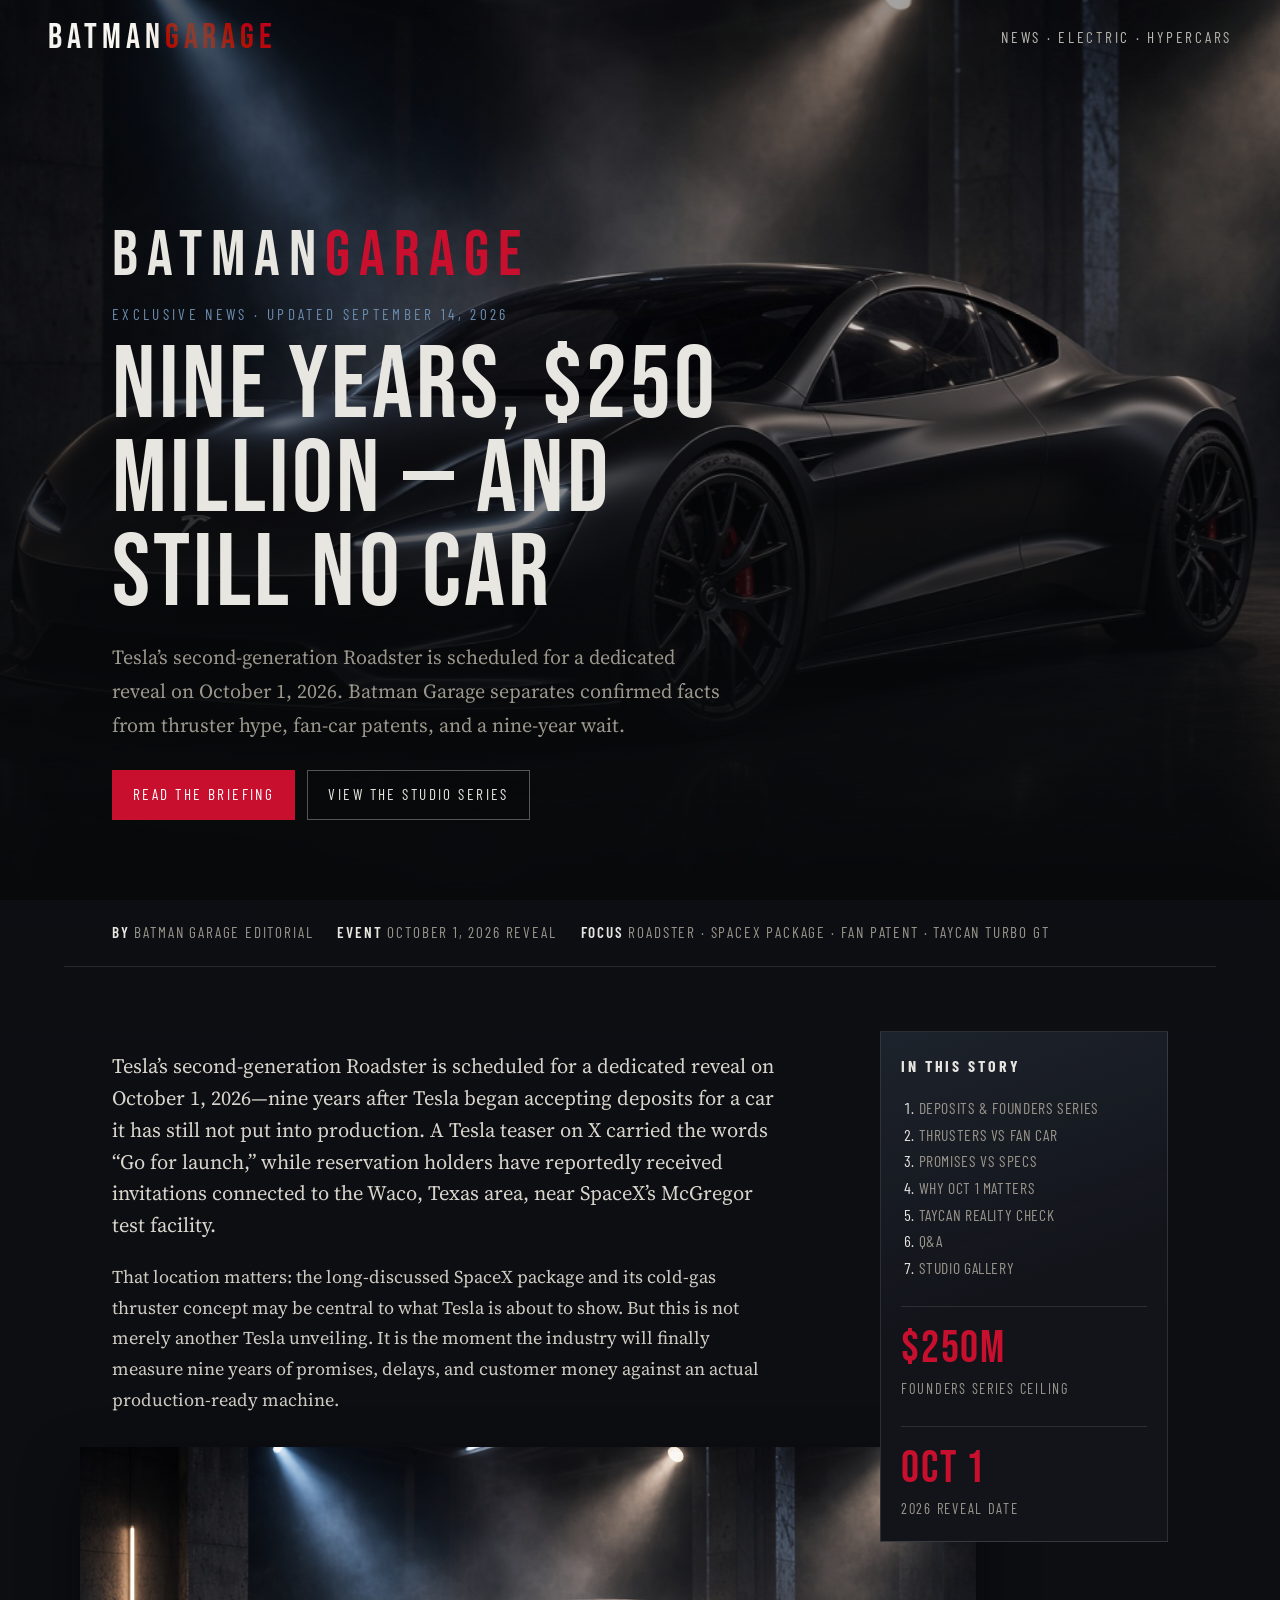
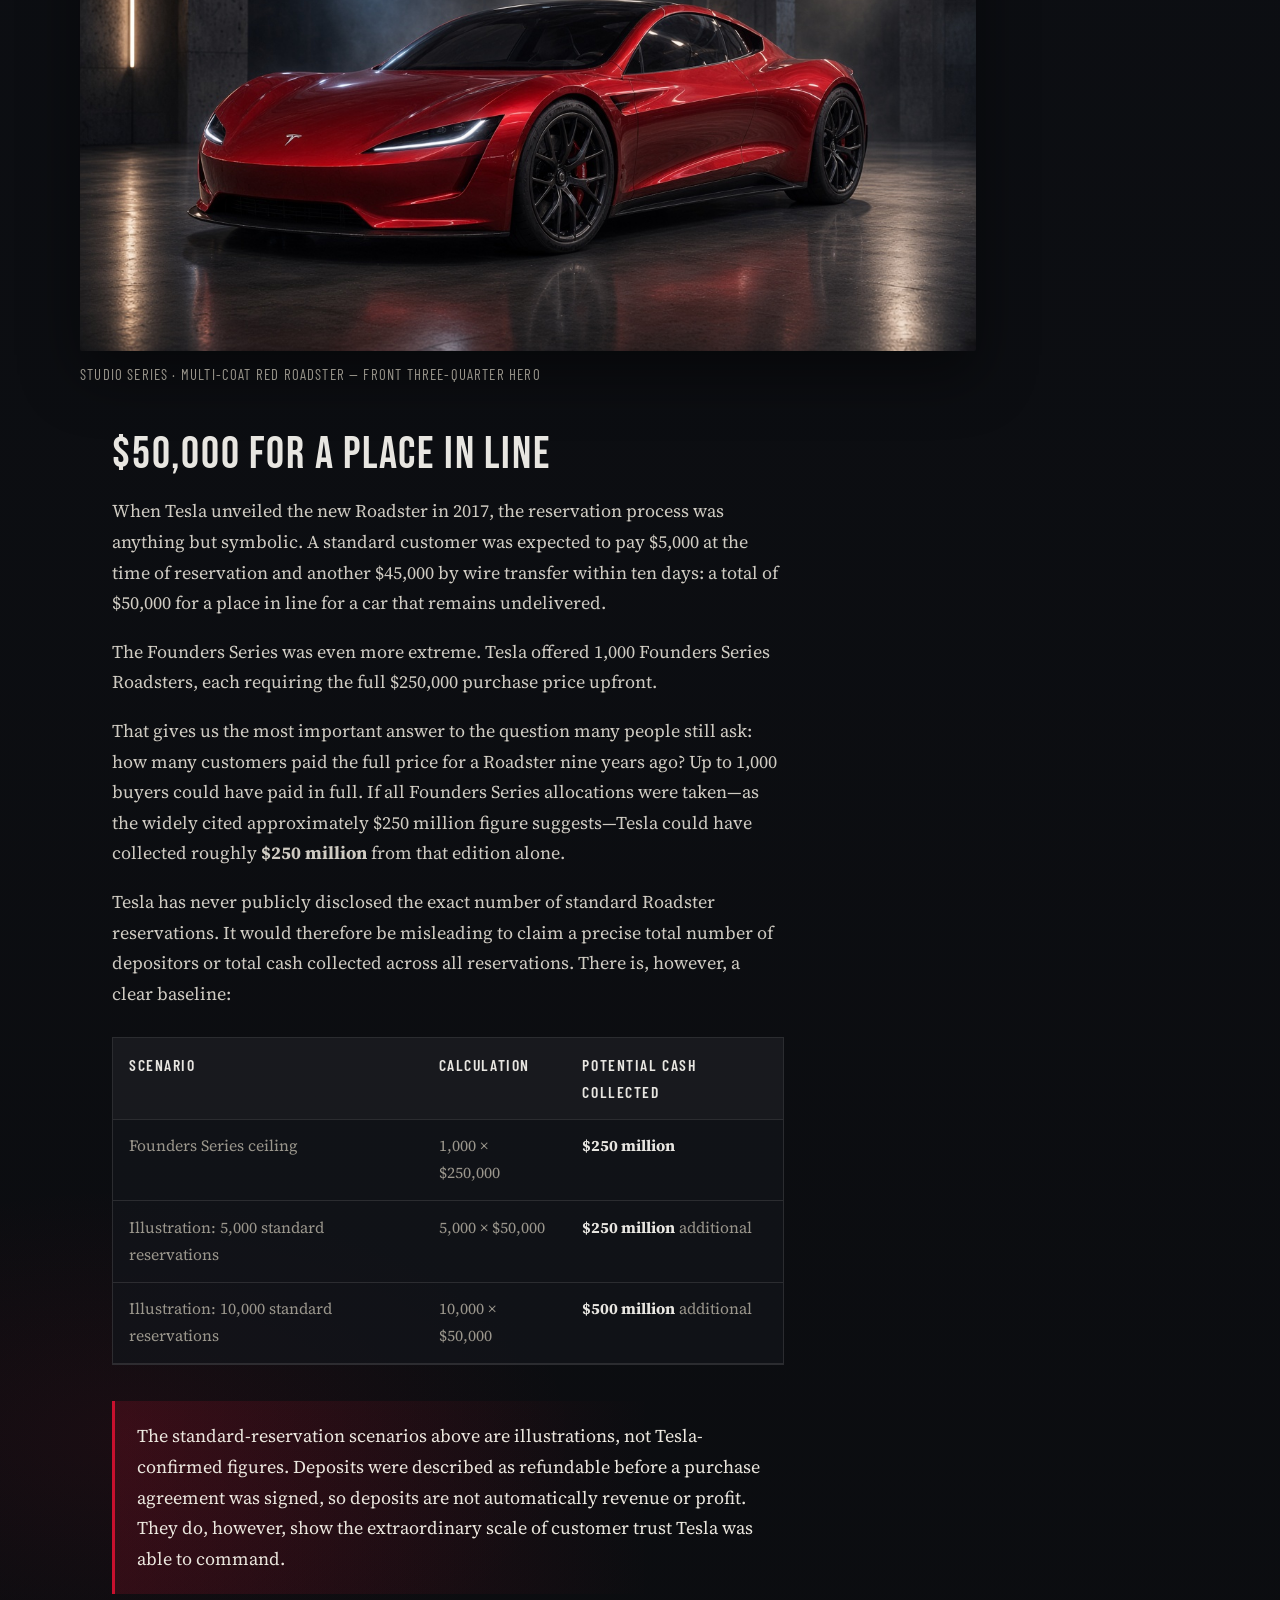
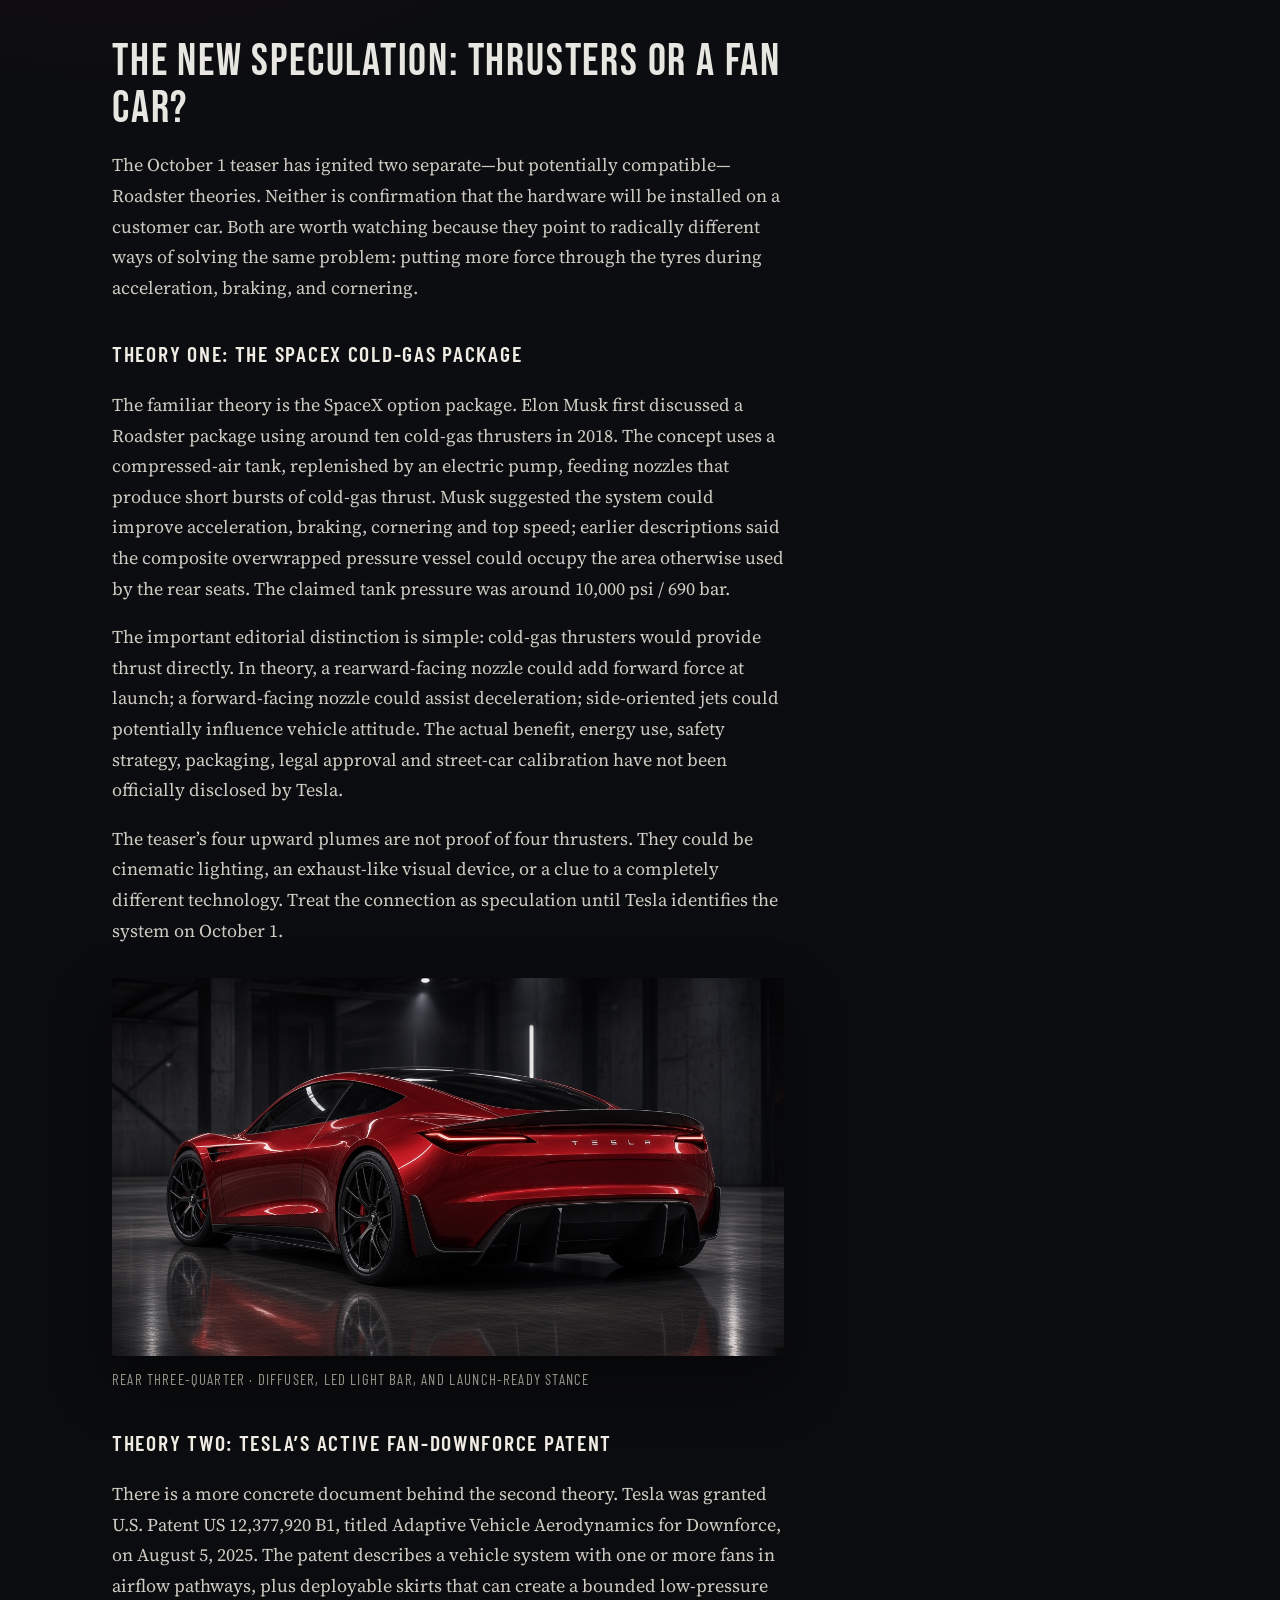
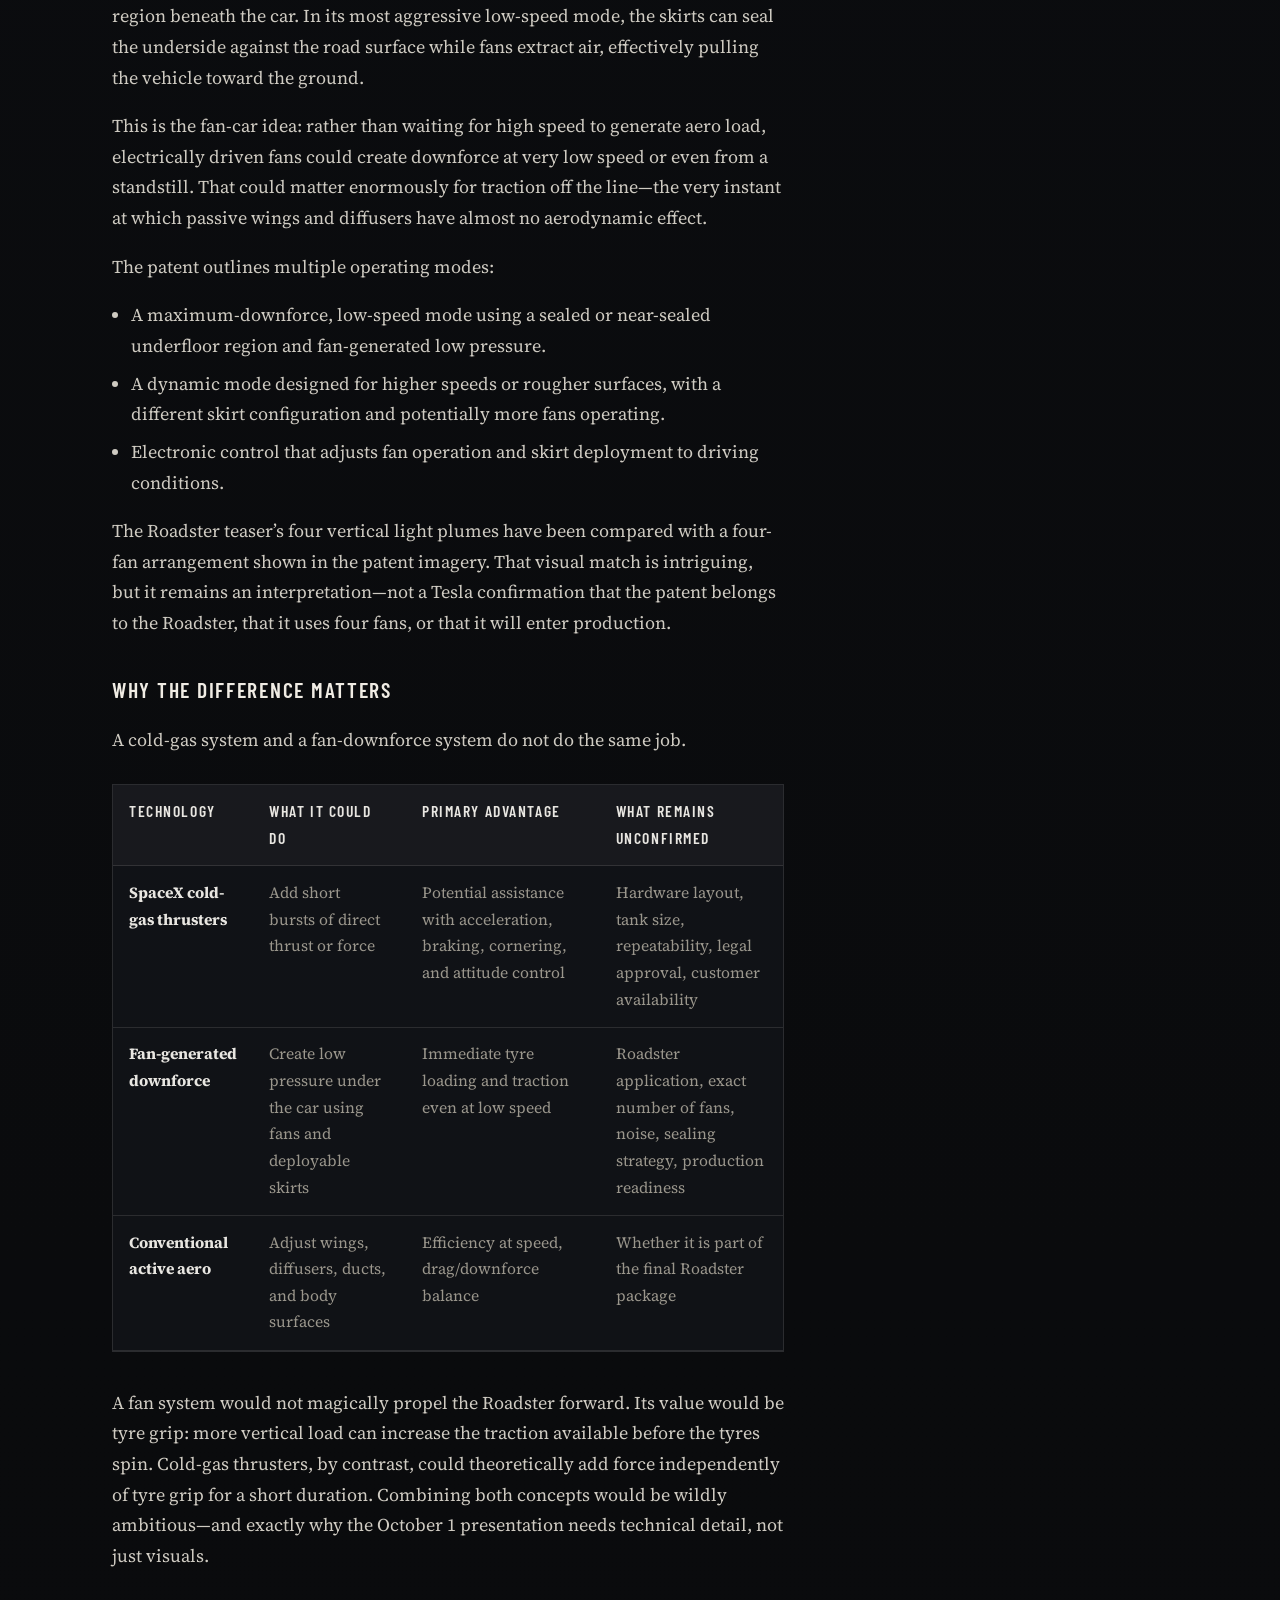
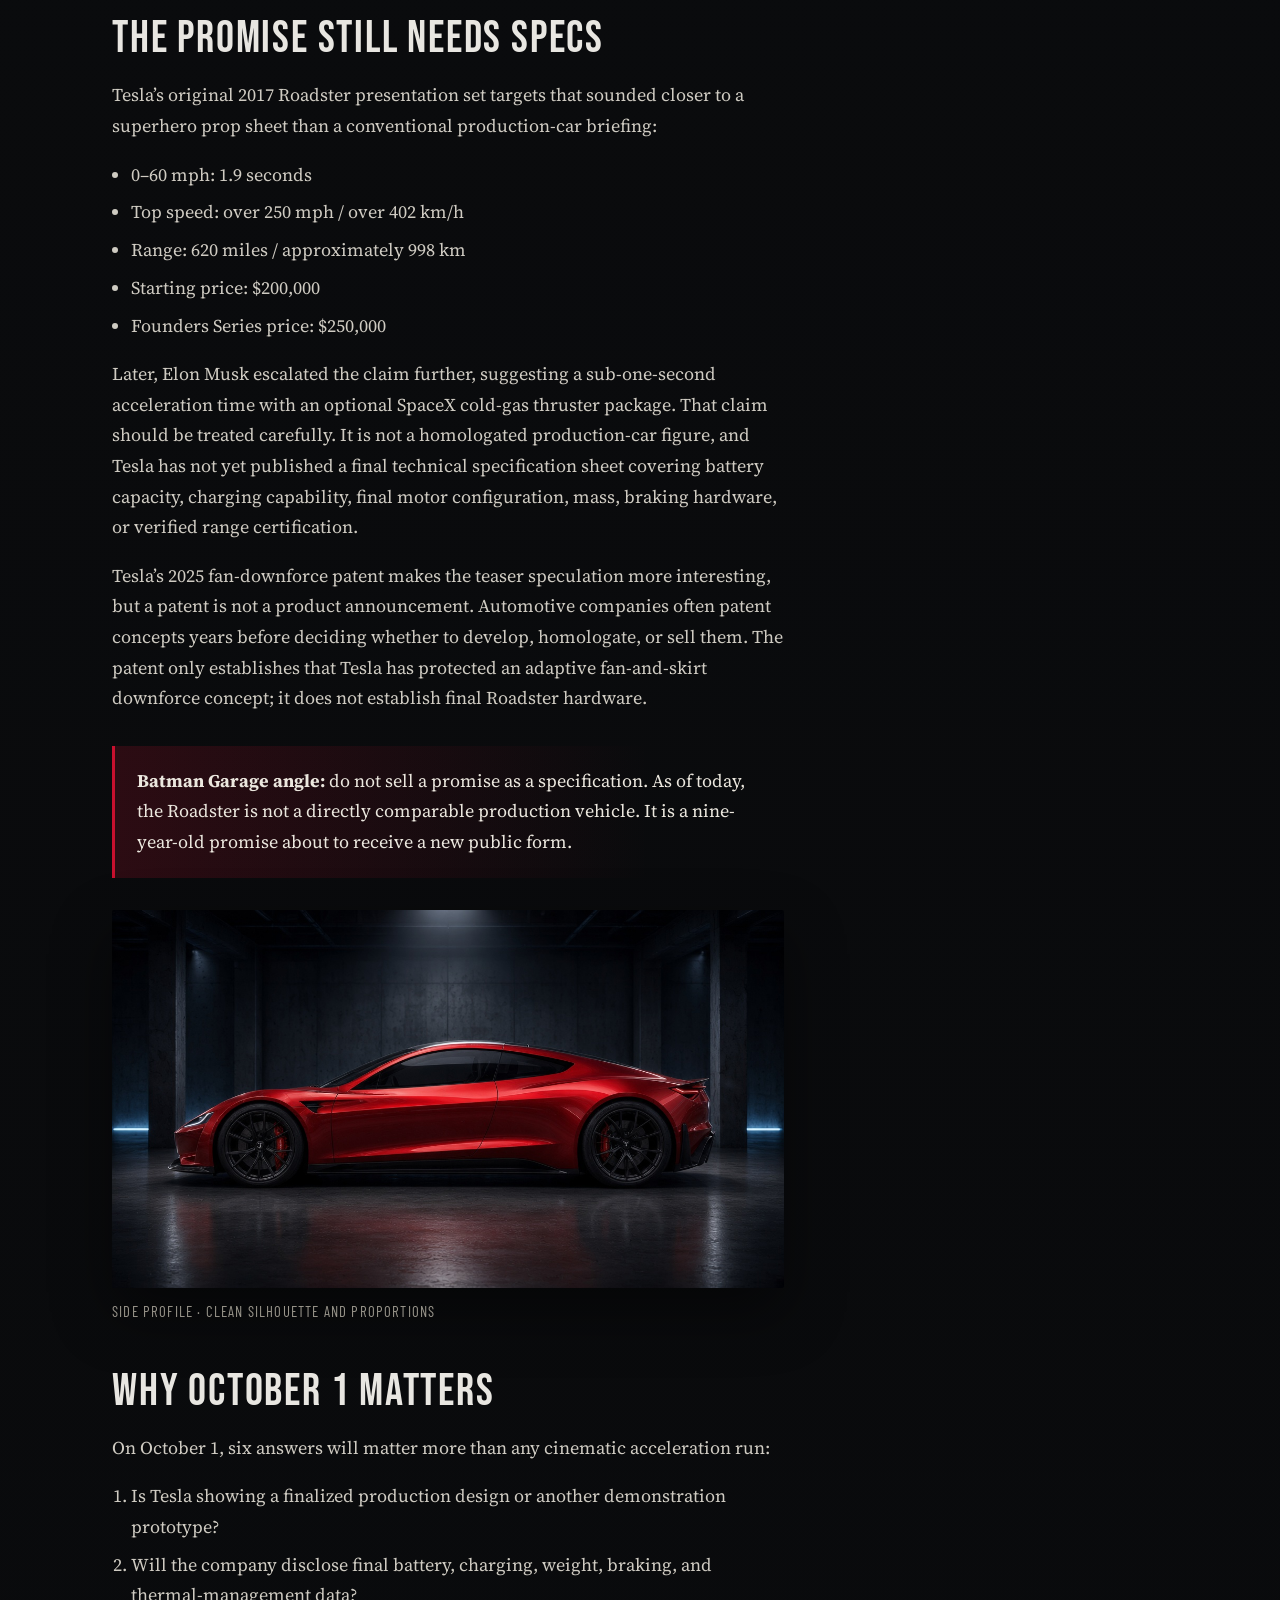
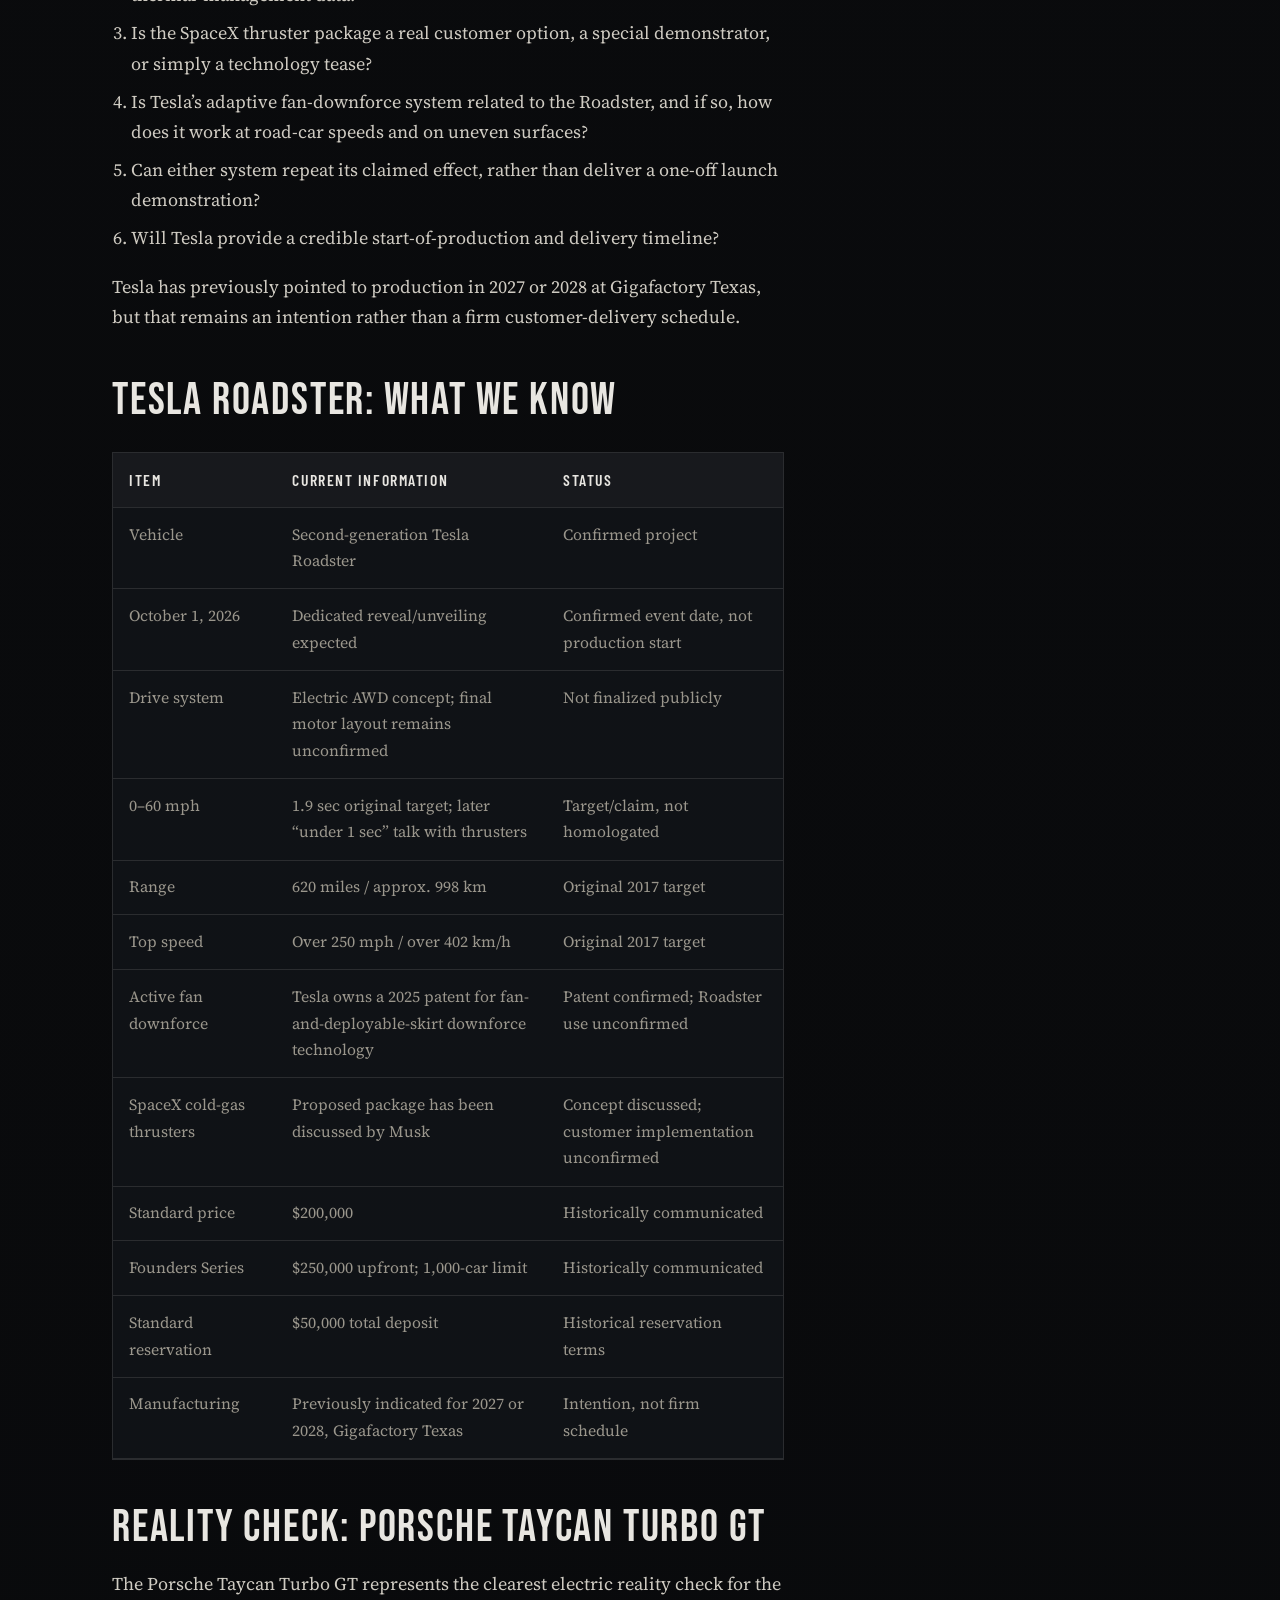
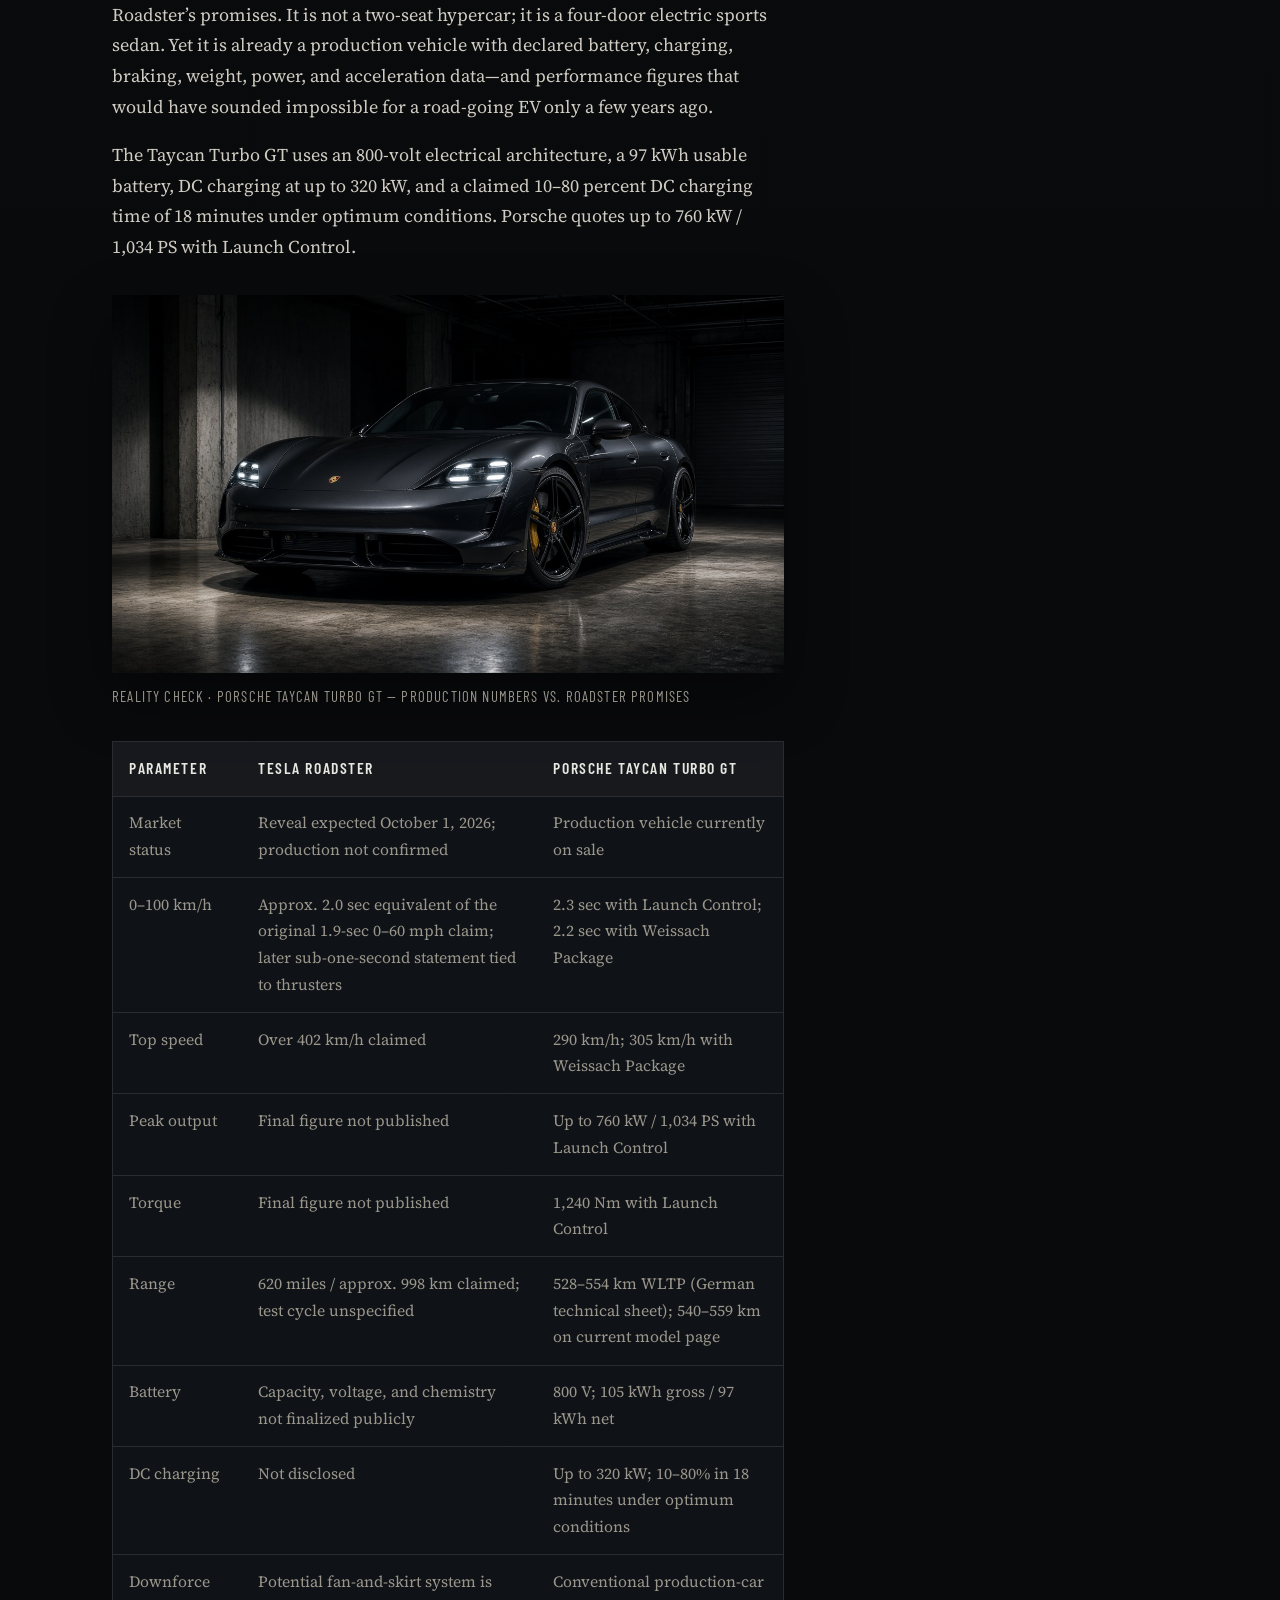
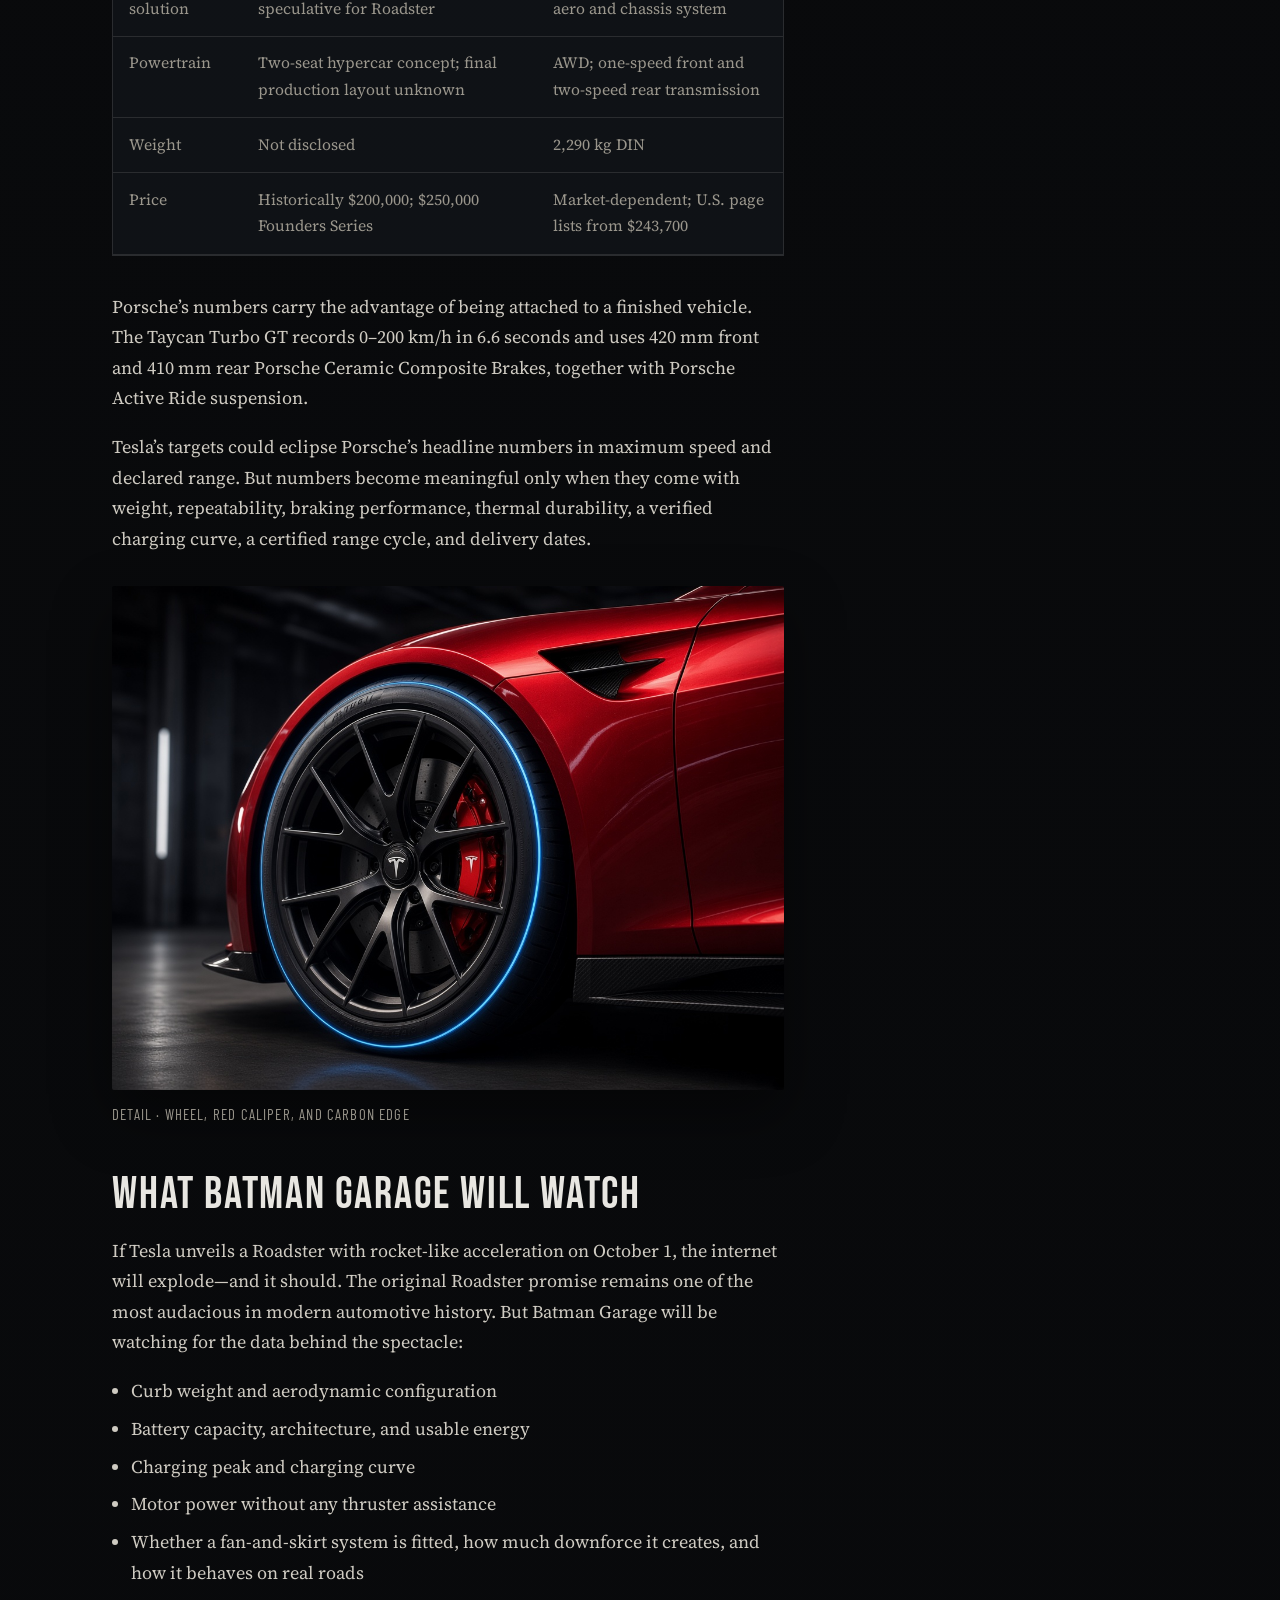
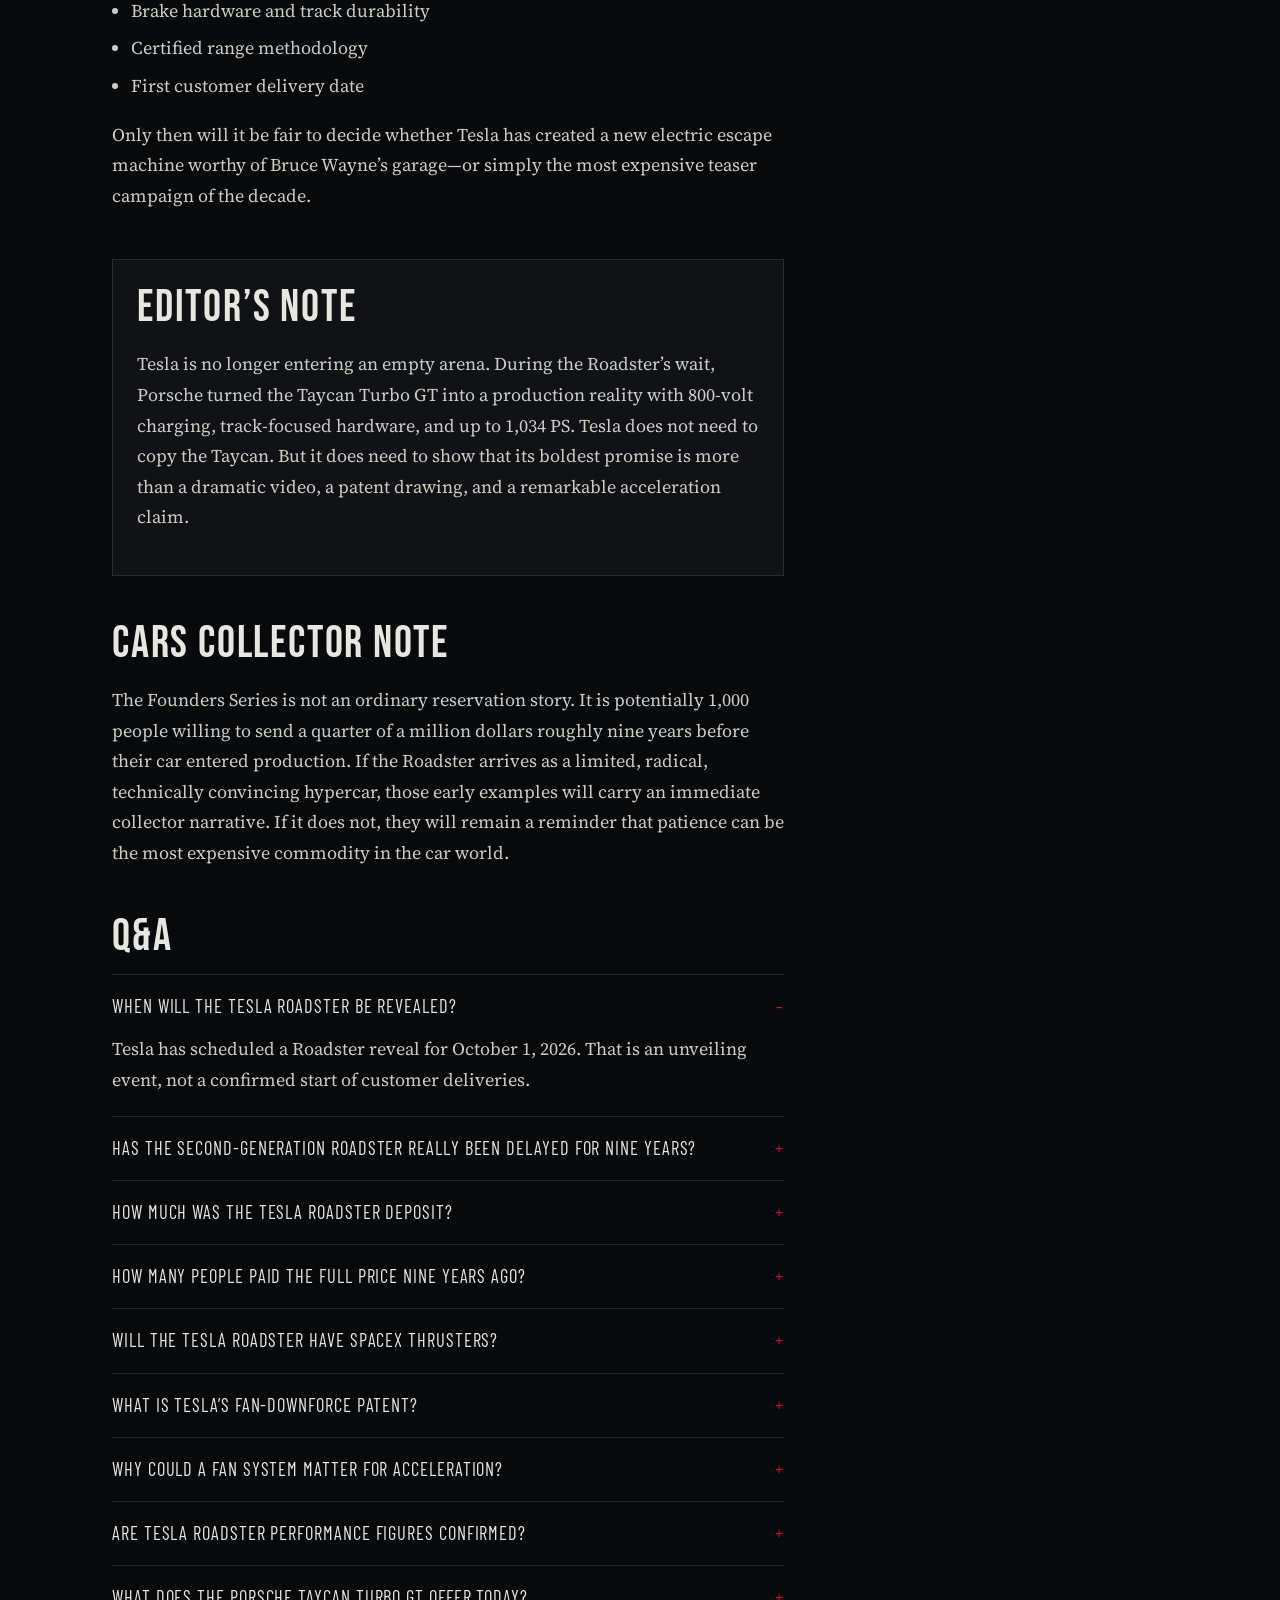
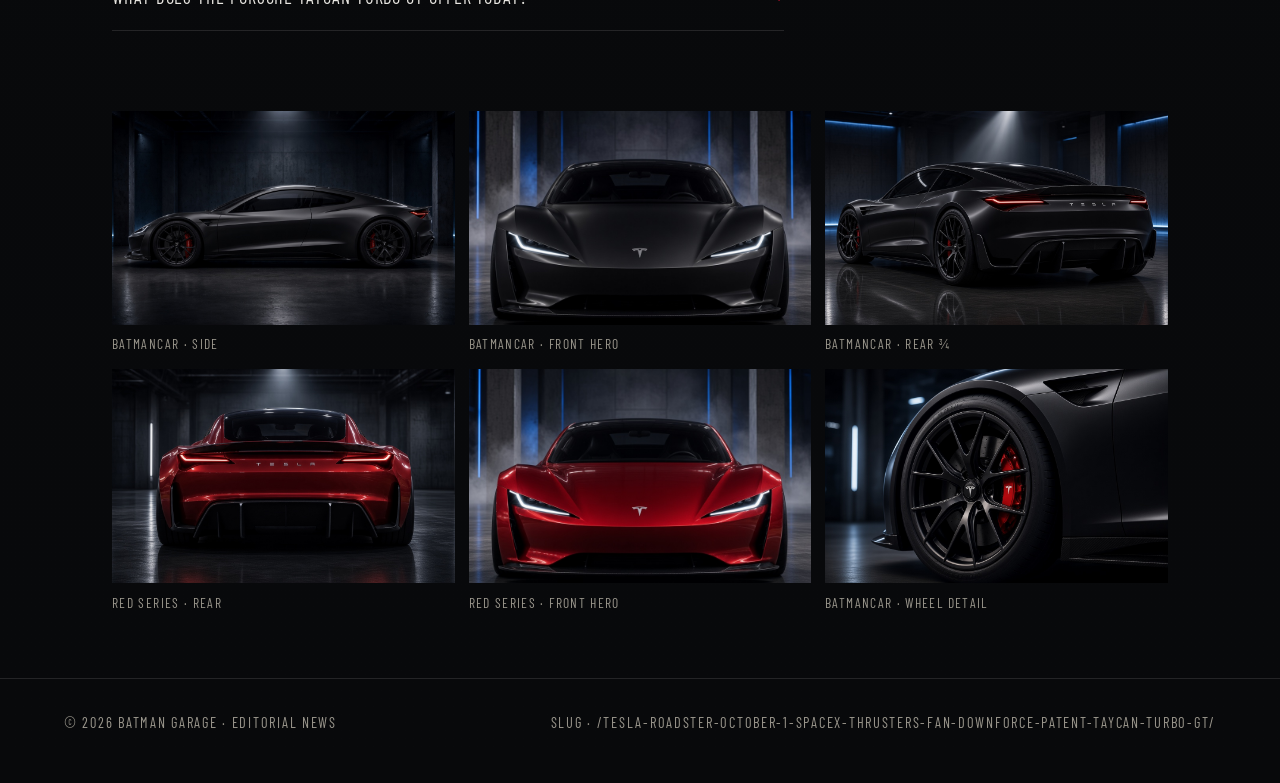
<file: index.html>
<!DOCTYPE html>
<html lang="en">
<head>
  <meta charset="utf-8" />
  <meta name="viewport" content="width=device-width, initial-scale=1" />
  <title>Tesla Roadster October 1 Reveal: SpaceX Thrusters, Fan-Car Patent and a $250M Wait | Batman Garage</title>
  <meta name="description" content="Tesla’s Roadster is set for an October 1 reveal after nine years and up to $250 million in Founders Series deposits. Could SpaceX cold-gas thrusters or Tesla’s fan-downforce patent be part of the story? Here’s what is known, what is speculation, and how it compares with the Porsche Taycan Turbo GT." />
  <link rel="canonical" href="./article/tesla-roadster-october-1-spacex-thrusters-fan-downforce-patent-taycan-turbo-gt/" />
  <meta property="og:title" content="Nine Years, $250 Million and Still No Car: Tesla Roadster Set for October 1 Reveal" />
  <meta property="og:description" content="Batman Garage breaks down the Roadster reveal, SpaceX thruster talk, Tesla’s fan-downforce patent, and the Porsche Taycan Turbo GT reality check." />
  <meta property="og:type" content="article" />
  <meta property="og:image" content="./roadster-2026-batman-series/batmancar/roadster-batmancar-front-34.jpg" />
  <link rel="preconnect" href="https://fonts.googleapis.com" />
  <link rel="preconnect" href="https://fonts.gstatic.com" crossorigin />
  <link href="https://fonts.googleapis.com/css2?family=Barlow+Condensed:wght@500;600;700&family=Bebas+Neue&family=Source+Serif+4:opsz,wght@8..60,400;8..60,600&display=swap" rel="stylesheet" />
  <link rel="stylesheet" href="./css/article.css" />
</head>
<body>
  <header class="site-header">
    <a class="brand" href="./">BATMAN<span>GARAGE</span></a>
    <div class="nav-meta">News · Electric · Hypercars</div>
  </header>

  <section class="hero" aria-label="Article hero">
    <div class="hero__media">
      <img
        src="./roadster-2026-batman-series/batmancar/roadster-batmancar-front-34.jpg"
        alt="Matte black Tesla Roadster 2026 concept in a dark Batman-style studio garage"
        width="1600"
        height="900"
      />
      <div class="hero__shade" aria-hidden="true"></div>
    </div>
    <div class="hero__content">
      <p class="hero__brand">BATMAN<span>GARAGE</span></p>
      <p class="hero__kicker">Exclusive News · Updated September 14, 2026</p>
      <h1>Nine Years, $250 Million — and Still No Car</h1>
      <p class="hero__deck">
        Tesla’s second-generation Roadster is scheduled for a dedicated reveal on October 1, 2026.
        Batman Garage separates confirmed facts from thruster hype, fan-car patents, and a nine-year wait.
      </p>
      <div class="hero__cta">
        <a class="btn btn--primary" href="#story">Read the briefing</a>
        <a class="btn btn--ghost" href="#gallery">View the studio series</a>
      </div>
    </div>
  </section>

  <div class="meta-bar">
    <span><strong>By</strong> Batman Garage Editorial</span>
    <span><strong>Event</strong> October 1, 2026 reveal</span>
    <span><strong>Focus</strong> Roadster · SpaceX package · Fan patent · Taycan Turbo GT</span>
  </div>

  <main class="layout" id="story">
    <article class="article">
      <p class="lede">
        Tesla’s second-generation Roadster is scheduled for a dedicated reveal on October 1, 2026—nine years after Tesla began accepting deposits for a car it has still not put into production. A Tesla teaser on X carried the words “Go for launch,” while reservation holders have reportedly received invitations connected to the Waco, Texas area, near SpaceX’s McGregor test facility.
      </p>

      <p>
        That location matters: the long-discussed SpaceX package and its cold-gas thruster concept may be central to what Tesla is about to show. But this is not merely another Tesla unveiling. It is the moment the industry will finally measure nine years of promises, delays, and customer money against an actual production-ready machine.
      </p>

      <figure class="figure figure--breakout">
        <img
          src="./roadster-2026-batman-series/roadster-2026-batman-front-34.jpg"
          alt="Cherry-red Tesla Roadster 2026 concept, front three-quarter view in Batman Garage studio lighting"
          width="1600"
          height="900"
          loading="lazy"
        />
        <figcaption>Studio series · Multi-coat red Roadster — front three-quarter hero</figcaption>
      </figure>

      <h2 id="deposit">$50,000 for a Place in Line</h2>
      <p>
        When Tesla unveiled the new Roadster in 2017, the reservation process was anything but symbolic. A standard customer was expected to pay $5,000 at the time of reservation and another $45,000 by wire transfer within ten days: a total of $50,000 for a place in line for a car that remains undelivered.
      </p>
      <p>
        The Founders Series was even more extreme. Tesla offered 1,000 Founders Series Roadsters, each requiring the full $250,000 purchase price upfront.
      </p>
      <p>
        That gives us the most important answer to the question many people still ask: how many customers paid the full price for a Roadster nine years ago? Up to 1,000 buyers could have paid in full. If all Founders Series allocations were taken—as the widely cited approximately $250 million figure suggests—Tesla could have collected roughly <strong>$250 million</strong> from that edition alone.
      </p>
      <p>
        Tesla has never publicly disclosed the exact number of standard Roadster reservations. It would therefore be misleading to claim a precise total number of depositors or total cash collected across all reservations. There is, however, a clear baseline:
      </p>

      <div class="table-wrap" role="region" aria-label="Reservation cash scenarios" tabindex="0">
        <table>
          <thead>
            <tr>
              <th>Scenario</th>
              <th>Calculation</th>
              <th>Potential cash collected</th>
            </tr>
          </thead>
          <tbody>
            <tr>
              <td>Founders Series ceiling</td>
              <td>1,000 × $250,000</td>
              <td><strong>$250 million</strong></td>
            </tr>
            <tr>
              <td>Illustration: 5,000 standard reservations</td>
              <td>5,000 × $50,000</td>
              <td><strong>$250 million</strong> additional</td>
            </tr>
            <tr>
              <td>Illustration: 10,000 standard reservations</td>
              <td>10,000 × $50,000</td>
              <td><strong>$500 million</strong> additional</td>
            </tr>
          </tbody>
        </table>
      </div>

      <div class="callout">
        <p>
          The standard-reservation scenarios above are illustrations, not Tesla-confirmed figures. Deposits were described as refundable before a purchase agreement was signed, so deposits are not automatically revenue or profit. They do, however, show the extraordinary scale of customer trust Tesla was able to command.
        </p>
      </div>

      <h2 id="speculation">The New Speculation: Thrusters or a Fan Car?</h2>
      <p>
        The October 1 teaser has ignited two separate—but potentially compatible—Roadster theories. Neither is confirmation that the hardware will be installed on a customer car. Both are worth watching because they point to radically different ways of solving the same problem: putting more force through the tyres during acceleration, braking, and cornering.
      </p>

      <h3 id="thrusters">Theory One: the SpaceX Cold-Gas Package</h3>
      <p>
        The familiar theory is the SpaceX option package. Elon Musk first discussed a Roadster package using around ten cold-gas thrusters in 2018. The concept uses a compressed-air tank, replenished by an electric pump, feeding nozzles that produce short bursts of cold-gas thrust. Musk suggested the system could improve acceleration, braking, cornering and top speed; earlier descriptions said the composite overwrapped pressure vessel could occupy the area otherwise used by the rear seats. The claimed tank pressure was around 10,000 psi / 690 bar.
      </p>
      <p>
        The important editorial distinction is simple: cold-gas thrusters would provide thrust directly. In theory, a rearward-facing nozzle could add forward force at launch; a forward-facing nozzle could assist deceleration; side-oriented jets could potentially influence vehicle attitude. The actual benefit, energy use, safety strategy, packaging, legal approval and street-car calibration have not been officially disclosed by Tesla.
      </p>
      <p>
        The teaser’s four upward plumes are not proof of four thrusters. They could be cinematic lighting, an exhaust-like visual device, or a clue to a completely different technology. Treat the connection as speculation until Tesla identifies the system on October 1.
      </p>

      <figure class="figure">
        <img
          src="./roadster-2026-batman-series/roadster-2026-batman-rear-34.jpg"
          alt="Tesla Roadster 2026 rear three-quarter view in dark studio garage"
          width="1600"
          height="900"
          loading="lazy"
        />
        <figcaption>Rear three-quarter · diffuser, LED light bar, and launch-ready stance</figcaption>
      </figure>

      <h3 id="fan-patent">Theory Two: Tesla’s Active Fan-Downforce Patent</h3>
      <p>
        There is a more concrete document behind the second theory. Tesla was granted U.S. Patent US 12,377,920 B1, titled Adaptive Vehicle Aerodynamics for Downforce, on August 5, 2025. The patent describes a vehicle system with one or more fans in airflow pathways, plus deployable skirts that can create a bounded low-pressure region beneath the car. In its most aggressive low-speed mode, the skirts can seal the underside against the road surface while fans extract air, effectively pulling the vehicle toward the ground.
      </p>
      <p>
        This is the fan-car idea: rather than waiting for high speed to generate aero load, electrically driven fans could create downforce at very low speed or even from a standstill. That could matter enormously for traction off the line—the very instant at which passive wings and diffusers have almost no aerodynamic effect.
      </p>
      <p>The patent outlines multiple operating modes:</p>
      <ul>
        <li>A maximum-downforce, low-speed mode using a sealed or near-sealed underfloor region and fan-generated low pressure.</li>
        <li>A dynamic mode designed for higher speeds or rougher surfaces, with a different skirt configuration and potentially more fans operating.</li>
        <li>Electronic control that adjusts fan operation and skirt deployment to driving conditions.</li>
      </ul>
      <p>
        The Roadster teaser’s four vertical light plumes have been compared with a four-fan arrangement shown in the patent imagery. That visual match is intriguing, but it remains an interpretation—not a Tesla confirmation that the patent belongs to the Roadster, that it uses four fans, or that it will enter production.
      </p>

      <h3>Why the Difference Matters</h3>
      <p>A cold-gas system and a fan-downforce system do not do the same job.</p>

      <div class="table-wrap" role="region" aria-label="Technology comparison" tabindex="0">
        <table>
          <thead>
            <tr>
              <th>Technology</th>
              <th>What it could do</th>
              <th>Primary advantage</th>
              <th>What remains unconfirmed</th>
            </tr>
          </thead>
          <tbody>
            <tr>
              <td><strong>SpaceX cold-gas thrusters</strong></td>
              <td>Add short bursts of direct thrust or force</td>
              <td>Potential assistance with acceleration, braking, cornering, and attitude control</td>
              <td>Hardware layout, tank size, repeatability, legal approval, customer availability</td>
            </tr>
            <tr>
              <td><strong>Fan-generated downforce</strong></td>
              <td>Create low pressure under the car using fans and deployable skirts</td>
              <td>Immediate tyre loading and traction even at low speed</td>
              <td>Roadster application, exact number of fans, noise, sealing strategy, production readiness</td>
            </tr>
            <tr>
              <td><strong>Conventional active aero</strong></td>
              <td>Adjust wings, diffusers, ducts, and body surfaces</td>
              <td>Efficiency at speed, drag/downforce balance</td>
              <td>Whether it is part of the final Roadster package</td>
            </tr>
          </tbody>
        </table>
      </div>

      <p>
        A fan system would not magically propel the Roadster forward. Its value would be tyre grip: more vertical load can increase the traction available before the tyres spin. Cold-gas thrusters, by contrast, could theoretically add force independently of tyre grip for a short duration. Combining both concepts would be wildly ambitious—and exactly why the October 1 presentation needs technical detail, not just visuals.
      </p>

      <h2 id="specs">The Promise Still Needs Specs</h2>
      <p>Tesla’s original 2017 Roadster presentation set targets that sounded closer to a superhero prop sheet than a conventional production-car briefing:</p>
      <ul>
        <li>0–60 mph: 1.9 seconds</li>
        <li>Top speed: over 250 mph / over 402 km/h</li>
        <li>Range: 620 miles / approximately 998 km</li>
        <li>Starting price: $200,000</li>
        <li>Founders Series price: $250,000</li>
      </ul>
      <p>
        Later, Elon Musk escalated the claim further, suggesting a sub-one-second acceleration time with an optional SpaceX cold-gas thruster package. That claim should be treated carefully. It is not a homologated production-car figure, and Tesla has not yet published a final technical specification sheet covering battery capacity, charging capability, final motor configuration, mass, braking hardware, or verified range certification.
      </p>
      <p>
        Tesla’s 2025 fan-downforce patent makes the teaser speculation more interesting, but a patent is not a product announcement. Automotive companies often patent concepts years before deciding whether to develop, homologate, or sell them. The patent only establishes that Tesla has protected an adaptive fan-and-skirt downforce concept; it does not establish final Roadster hardware.
      </p>

      <div class="callout">
        <p>
          <strong>Batman Garage angle:</strong> do not sell a promise as a specification. As of today, the Roadster is not a directly comparable production vehicle. It is a nine-year-old promise about to receive a new public form.
        </p>
      </div>

      <figure class="figure">
        <img
          src="./roadster-2026-batman-series/roadster-2026-batman-side.jpg"
          alt="Side profile of the Tesla Roadster 2026 in Batman Garage lighting"
          width="1600"
          height="900"
          loading="lazy"
        />
        <figcaption>Side profile · clean silhouette and proportions</figcaption>
      </figure>

      <h2 id="october">Why October 1 Matters</h2>
      <p>On October 1, six answers will matter more than any cinematic acceleration run:</p>
      <ol>
        <li>Is Tesla showing a finalized production design or another demonstration prototype?</li>
        <li>Will the company disclose final battery, charging, weight, braking, and thermal-management data?</li>
        <li>Is the SpaceX thruster package a real customer option, a special demonstrator, or simply a technology tease?</li>
        <li>Is Tesla’s adaptive fan-downforce system related to the Roadster, and if so, how does it work at road-car speeds and on uneven surfaces?</li>
        <li>Can either system repeat its claimed effect, rather than deliver a one-off launch demonstration?</li>
        <li>Will Tesla provide a credible start-of-production and delivery timeline?</li>
      </ol>
      <p>
        Tesla has previously pointed to production in 2027 or 2028 at Gigafactory Texas, but that remains an intention rather than a firm customer-delivery schedule.
      </p>

      <h2 id="known">Tesla Roadster: What We Know</h2>
      <div class="table-wrap" role="region" aria-label="Roadster status table" tabindex="0">
        <table>
          <thead>
            <tr>
              <th>Item</th>
              <th>Current information</th>
              <th>Status</th>
            </tr>
          </thead>
          <tbody>
            <tr>
              <td>Vehicle</td>
              <td>Second-generation Tesla Roadster</td>
              <td>Confirmed project</td>
            </tr>
            <tr>
              <td>October 1, 2026</td>
              <td>Dedicated reveal/unveiling expected</td>
              <td>Confirmed event date, not production start</td>
            </tr>
            <tr>
              <td>Drive system</td>
              <td>Electric AWD concept; final motor layout remains unconfirmed</td>
              <td>Not finalized publicly</td>
            </tr>
            <tr>
              <td>0–60 mph</td>
              <td>1.9 sec original target; later “under 1 sec” talk with thrusters</td>
              <td>Target/claim, not homologated</td>
            </tr>
            <tr>
              <td>Range</td>
              <td>620 miles / approx. 998 km</td>
              <td>Original 2017 target</td>
            </tr>
            <tr>
              <td>Top speed</td>
              <td>Over 250 mph / over 402 km/h</td>
              <td>Original 2017 target</td>
            </tr>
            <tr>
              <td>Active fan downforce</td>
              <td>Tesla owns a 2025 patent for fan-and-deployable-skirt downforce technology</td>
              <td>Patent confirmed; Roadster use unconfirmed</td>
            </tr>
            <tr>
              <td>SpaceX cold-gas thrusters</td>
              <td>Proposed package has been discussed by Musk</td>
              <td>Concept discussed; customer implementation unconfirmed</td>
            </tr>
            <tr>
              <td>Standard price</td>
              <td>$200,000</td>
              <td>Historically communicated</td>
            </tr>
            <tr>
              <td>Founders Series</td>
              <td>$250,000 upfront; 1,000-car limit</td>
              <td>Historically communicated</td>
            </tr>
            <tr>
              <td>Standard reservation</td>
              <td>$50,000 total deposit</td>
              <td>Historical reservation terms</td>
            </tr>
            <tr>
              <td>Manufacturing</td>
              <td>Previously indicated for 2027 or 2028, Gigafactory Texas</td>
              <td>Intention, not firm schedule</td>
            </tr>
          </tbody>
        </table>
      </div>

      <h2 id="taycan">Reality Check: Porsche Taycan Turbo GT</h2>
      <p>
        The Porsche Taycan Turbo GT represents the clearest electric reality check for the Roadster’s promises. It is not a two-seat hypercar; it is a four-door electric sports sedan. Yet it is already a production vehicle with declared battery, charging, braking, weight, power, and acceleration data—and performance figures that would have sounded impossible for a road-going EV only a few years ago.
      </p>
      <p>
        The Taycan Turbo GT uses an 800-volt electrical architecture, a 97 kWh usable battery, DC charging at up to 320 kW, and a claimed 10–80 percent DC charging time of 18 minutes under optimum conditions. Porsche quotes up to 760 kW / 1,034 PS with Launch Control.
      </p>

      <figure class="figure">
        <img
          src="./roadster-2026-batman-series/taycan-turbo-gt-reality-check.jpg"
          alt="Porsche Taycan Turbo GT in a dark industrial studio setting for comparison"
          width="1600"
          height="900"
          loading="lazy"
        />
        <figcaption>Reality check · Porsche Taycan Turbo GT — production numbers vs. Roadster promises</figcaption>
      </figure>

      <div class="table-wrap" role="region" aria-label="Roadster vs Taycan Turbo GT" tabindex="0">
        <table>
          <thead>
            <tr>
              <th>Parameter</th>
              <th>Tesla Roadster</th>
              <th>Porsche Taycan Turbo GT</th>
            </tr>
          </thead>
          <tbody>
            <tr>
              <td>Market status</td>
              <td>Reveal expected October 1, 2026; production not confirmed</td>
              <td>Production vehicle currently on sale</td>
            </tr>
            <tr>
              <td>0–100 km/h</td>
              <td>Approx. 2.0 sec equivalent of the original 1.9-sec 0–60 mph claim; later sub-one-second statement tied to thrusters</td>
              <td>2.3 sec with Launch Control; 2.2 sec with Weissach Package</td>
            </tr>
            <tr>
              <td>Top speed</td>
              <td>Over 402 km/h claimed</td>
              <td>290 km/h; 305 km/h with Weissach Package</td>
            </tr>
            <tr>
              <td>Peak output</td>
              <td>Final figure not published</td>
              <td>Up to 760 kW / 1,034 PS with Launch Control</td>
            </tr>
            <tr>
              <td>Torque</td>
              <td>Final figure not published</td>
              <td>1,240 Nm with Launch Control</td>
            </tr>
            <tr>
              <td>Range</td>
              <td>620 miles / approx. 998 km claimed; test cycle unspecified</td>
              <td>528–554 km WLTP (German technical sheet); 540–559 km on current model page</td>
            </tr>
            <tr>
              <td>Battery</td>
              <td>Capacity, voltage, and chemistry not finalized publicly</td>
              <td>800 V; 105 kWh gross / 97 kWh net</td>
            </tr>
            <tr>
              <td>DC charging</td>
              <td>Not disclosed</td>
              <td>Up to 320 kW; 10–80% in 18 minutes under optimum conditions</td>
            </tr>
            <tr>
              <td>Downforce solution</td>
              <td>Potential fan-and-skirt system is speculative for Roadster</td>
              <td>Conventional production-car aero and chassis system</td>
            </tr>
            <tr>
              <td>Powertrain</td>
              <td>Two-seat hypercar concept; final production layout unknown</td>
              <td>AWD; one-speed front and two-speed rear transmission</td>
            </tr>
            <tr>
              <td>Weight</td>
              <td>Not disclosed</td>
              <td>2,290 kg DIN</td>
            </tr>
            <tr>
              <td>Price</td>
              <td>Historically $200,000; $250,000 Founders Series</td>
              <td>Market-dependent; U.S. page lists from $243,700</td>
            </tr>
          </tbody>
        </table>
      </div>

      <p>
        Porsche’s numbers carry the advantage of being attached to a finished vehicle. The Taycan Turbo GT records 0–200 km/h in 6.6 seconds and uses 420 mm front and 410 mm rear Porsche Ceramic Composite Brakes, together with Porsche Active Ride suspension.
      </p>
      <p>
        Tesla’s targets could eclipse Porsche’s headline numbers in maximum speed and declared range. But numbers become meaningful only when they come with weight, repeatability, braking performance, thermal durability, a verified charging curve, a certified range cycle, and delivery dates.
      </p>

      <figure class="figure">
        <img
          src="./roadster-2026-batman-series/roadster-2026-batman-wheel-detail.jpg"
          alt="Close-up of Tesla Roadster wheel, red brake caliper, and carbon skirt detail"
          width="1400"
          height="1050"
          loading="lazy"
        />
        <figcaption>Detail · wheel, red caliper, and carbon edge</figcaption>
      </figure>

      <h2 id="watch">What Batman Garage Will Watch</h2>
      <p>
        If Tesla unveils a Roadster with rocket-like acceleration on October 1, the internet will explode—and it should. The original Roadster promise remains one of the most audacious in modern automotive history. But Batman Garage will be watching for the data behind the spectacle:
      </p>
      <ul>
        <li>Curb weight and aerodynamic configuration</li>
        <li>Battery capacity, architecture, and usable energy</li>
        <li>Charging peak and charging curve</li>
        <li>Motor power without any thruster assistance</li>
        <li>Whether a fan-and-skirt system is fitted, how much downforce it creates, and how it behaves on real roads</li>
        <li>Brake hardware and track durability</li>
        <li>Certified range methodology</li>
        <li>First customer delivery date</li>
      </ul>
      <p>
        Only then will it be fair to decide whether Tesla has created a new electric escape machine worthy of Bruce Wayne’s garage—or simply the most expensive teaser campaign of the decade.
      </p>

      <div class="editor-note" id="editors-note">
        <h2>Editor’s Note</h2>
        <p>
          Tesla is no longer entering an empty arena. During the Roadster’s wait, Porsche turned the Taycan Turbo GT into a production reality with 800-volt charging, track-focused hardware, and up to 1,034 PS. Tesla does not need to copy the Taycan. But it does need to show that its boldest promise is more than a dramatic video, a patent drawing, and a remarkable acceleration claim.
        </p>
      </div>

      <h2 id="collector">Cars Collector Note</h2>
      <p>
        The Founders Series is not an ordinary reservation story. It is potentially 1,000 people willing to send a quarter of a million dollars roughly nine years before their car entered production. If the Roadster arrives as a limited, radical, technically convincing hypercar, those early examples will carry an immediate collector narrative. If it does not, they will remain a reminder that patience can be the most expensive commodity in the car world.
      </p>

      <h2 id="qa">Q&amp;A</h2>
      <div class="qa">
        <details open>
          <summary>When will the Tesla Roadster be revealed?</summary>
          <p>Tesla has scheduled a Roadster reveal for October 1, 2026. That is an unveiling event, not a confirmed start of customer deliveries.</p>
        </details>
        <details>
          <summary>Has the second-generation Roadster really been delayed for nine years?</summary>
          <p>Yes. Tesla began taking Roadster reservations in 2017, and the currently announced reveal is in 2026.</p>
        </details>
        <details>
          <summary>How much was the Tesla Roadster deposit?</summary>
          <p>The standard reservation required $50,000 in total: $5,000 at reservation and $45,000 by wire transfer. The Founders Series required the full $250,000 upfront.</p>
        </details>
        <details>
          <summary>How many people paid the full price nine years ago?</summary>
          <p>The Founders Series was limited to 1,000 cars. If fully allocated, up to 1,000 buyers paid $250,000 each, for roughly $250 million. Tesla has not publicly disclosed the total number of standard reservations or total deposits.</p>
        </details>
        <details>
          <summary>Will the Tesla Roadster have SpaceX thrusters?</summary>
          <p>Tesla has not confirmed a production specification. Musk has discussed a proposed SpaceX package using cold-gas thrusters, but no final customer-car hardware, availability, price, or approval status has been published.</p>
        </details>
        <details>
          <summary>What is Tesla’s fan-downforce patent?</summary>
          <p>Tesla’s U.S. Patent US 12,377,920 B1 describes fans and deployable skirts that create low pressure beneath a vehicle, potentially producing downforce even at low speeds. The patent is real; its use on the Roadster is not confirmed.</p>
        </details>
        <details>
          <summary>Why could a fan system matter for acceleration?</summary>
          <p>Passive aerodynamics need speed to generate substantial downforce. A fan system could theoretically load the tyres at launch by reducing pressure beneath the car, increasing available traction. It does not itself create forward thrust.</p>
        </details>
        <details>
          <summary>Are Tesla Roadster performance figures confirmed?</summary>
          <p>Not for the final production car. The original targets included 620 miles of range, more than 250 mph, and a 1.9-second 0–60 mph time. Later thruster-related claims are not homologated production specifications.</p>
        </details>
        <details>
          <summary>What does the Porsche Taycan Turbo GT offer today?</summary>
          <p>Up to 760 kW / 1,034 PS with Launch Control, 0–100 km/h in 2.3 seconds, a 290 km/h top speed, a 97 kWh usable battery, and 10–80 percent DC charging in 18 minutes under optimum conditions.</p>
        </details>
      </div>
    </article>

    <aside class="sidebar" aria-label="Article navigation">
      <h2>In this story</h2>
      <ol>
        <li><a href="#deposit">Deposits &amp; Founders Series</a></li>
        <li><a href="#speculation">Thrusters vs fan car</a></li>
        <li><a href="#specs">Promises vs specs</a></li>
        <li><a href="#october">Why Oct 1 matters</a></li>
        <li><a href="#taycan">Taycan reality check</a></li>
        <li><a href="#qa">Q&amp;A</a></li>
        <li><a href="#gallery">Studio gallery</a></li>
      </ol>
      <div class="stat">
        <div class="stat__value">$250M</div>
        <div class="stat__label">Founders Series ceiling</div>
      </div>
      <div class="stat">
        <div class="stat__value">Oct 1</div>
        <div class="stat__label">2026 reveal date</div>
      </div>
    </aside>
  </main>

  <section class="gallery" id="gallery" aria-label="Batman Garage studio series">
    <figure>
      <img src="./roadster-2026-batman-series/batmancar/roadster-batmancar-side.jpg" alt="Matte black Batmancar Roadster side profile" loading="lazy" />
      <figcaption>Batmancar · Side</figcaption>
    </figure>
    <figure>
      <img src="./roadster-2026-batman-series/batmancar/roadster-batmancar-front-hero.jpg" alt="Matte black Batmancar Roadster front hero" loading="lazy" />
      <figcaption>Batmancar · Front hero</figcaption>
    </figure>
    <figure>
      <img src="./roadster-2026-batman-series/batmancar/roadster-batmancar-rear-34.jpg" alt="Matte black Batmancar Roadster rear three-quarter" loading="lazy" />
      <figcaption>Batmancar · Rear ¾</figcaption>
    </figure>
    <figure>
      <img src="./roadster-2026-batman-series/roadster-2026-batman-rear.jpg" alt="Red Roadster direct rear view" loading="lazy" />
      <figcaption>Red series · Rear</figcaption>
    </figure>
    <figure>
      <img src="./roadster-2026-batman-series/roadster-2026-batman-front-hero.jpg" alt="Red Roadster low-angle front hero" loading="lazy" />
      <figcaption>Red series · Front hero</figcaption>
    </figure>
    <figure>
      <img src="./roadster-2026-batman-series/batmancar/roadster-batmancar-wheel-detail.jpg" alt="Batmancar wheel detail with red caliper" loading="lazy" />
      <figcaption>Batmancar · Wheel detail</figcaption>
    </figure>
  </section>

  <footer class="site-footer">
    <div class="inner">
      <div>© 2026 Batman Garage · Editorial news</div>
      <div>Slug · /tesla-roadster-october-1-spacex-thrusters-fan-downforce-patent-taycan-turbo-gt/</div>
    </div>
  </footer>
</body>
</html>
</file>
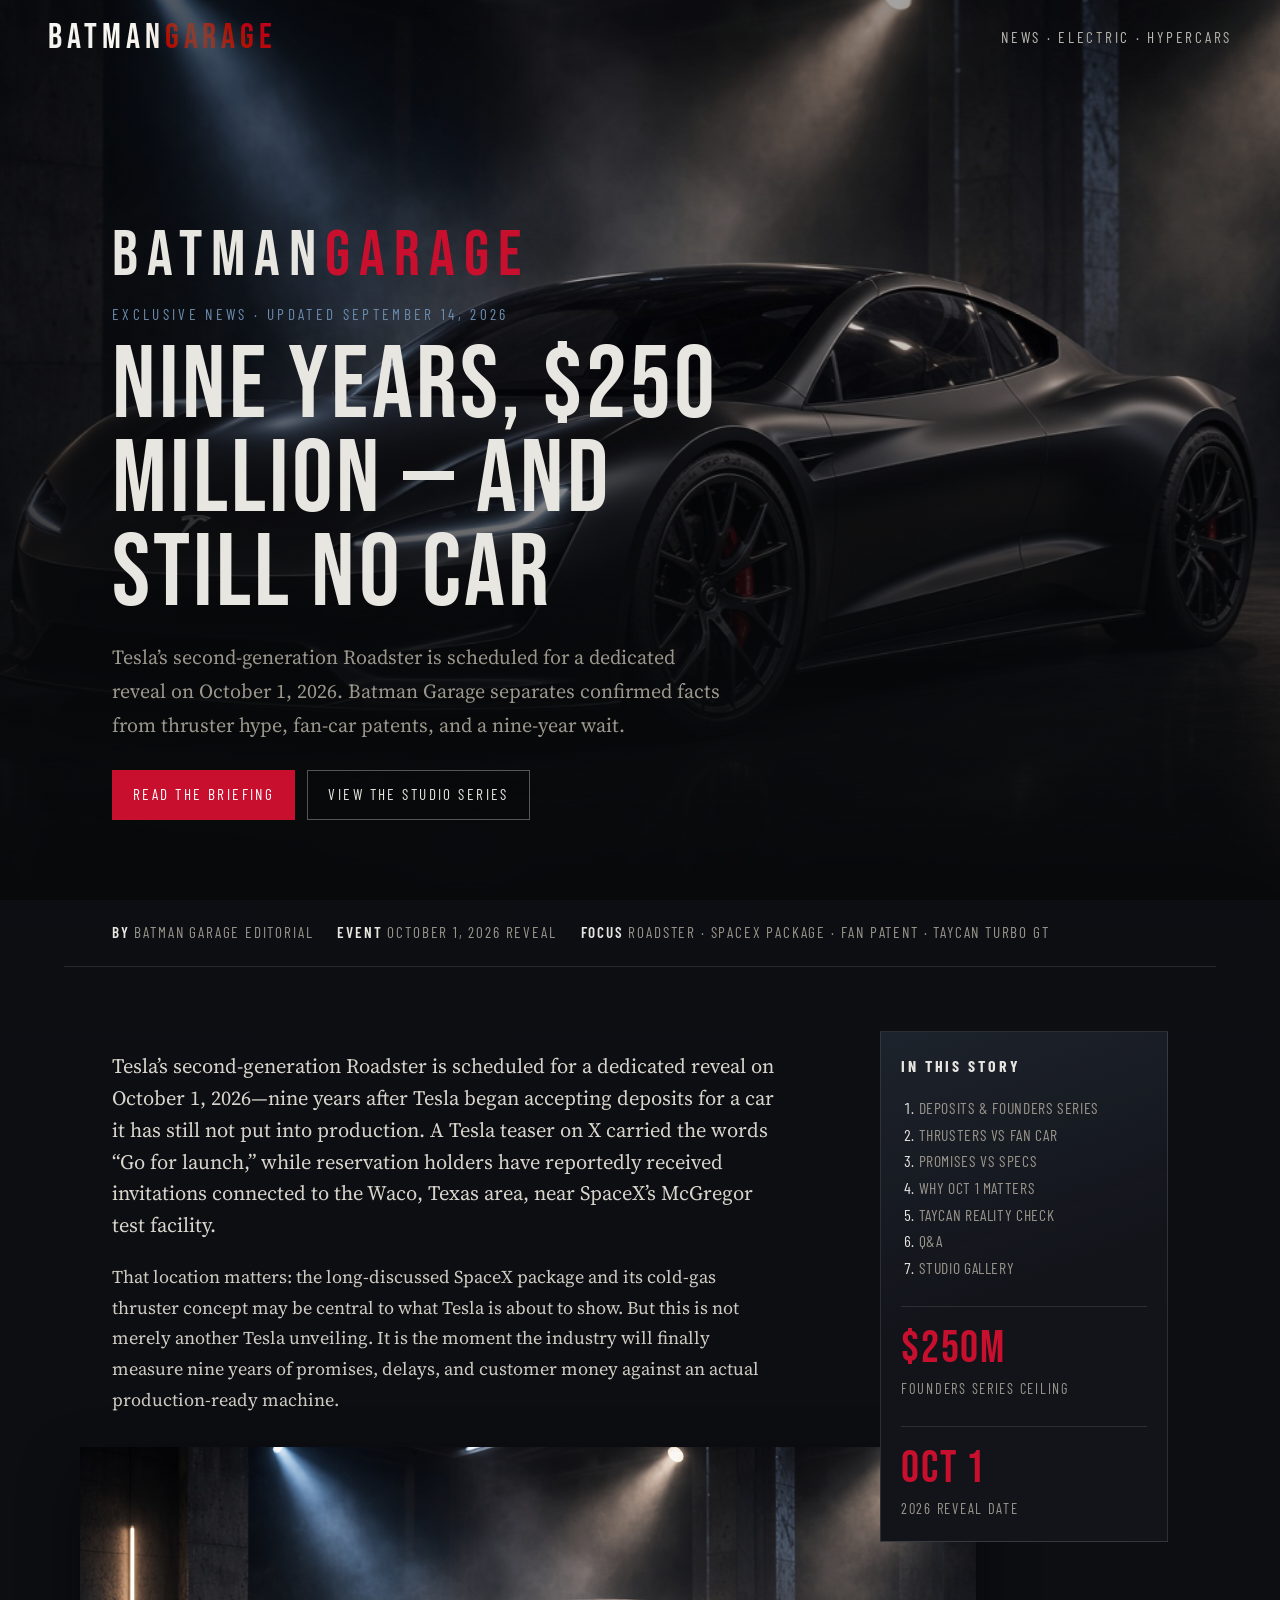
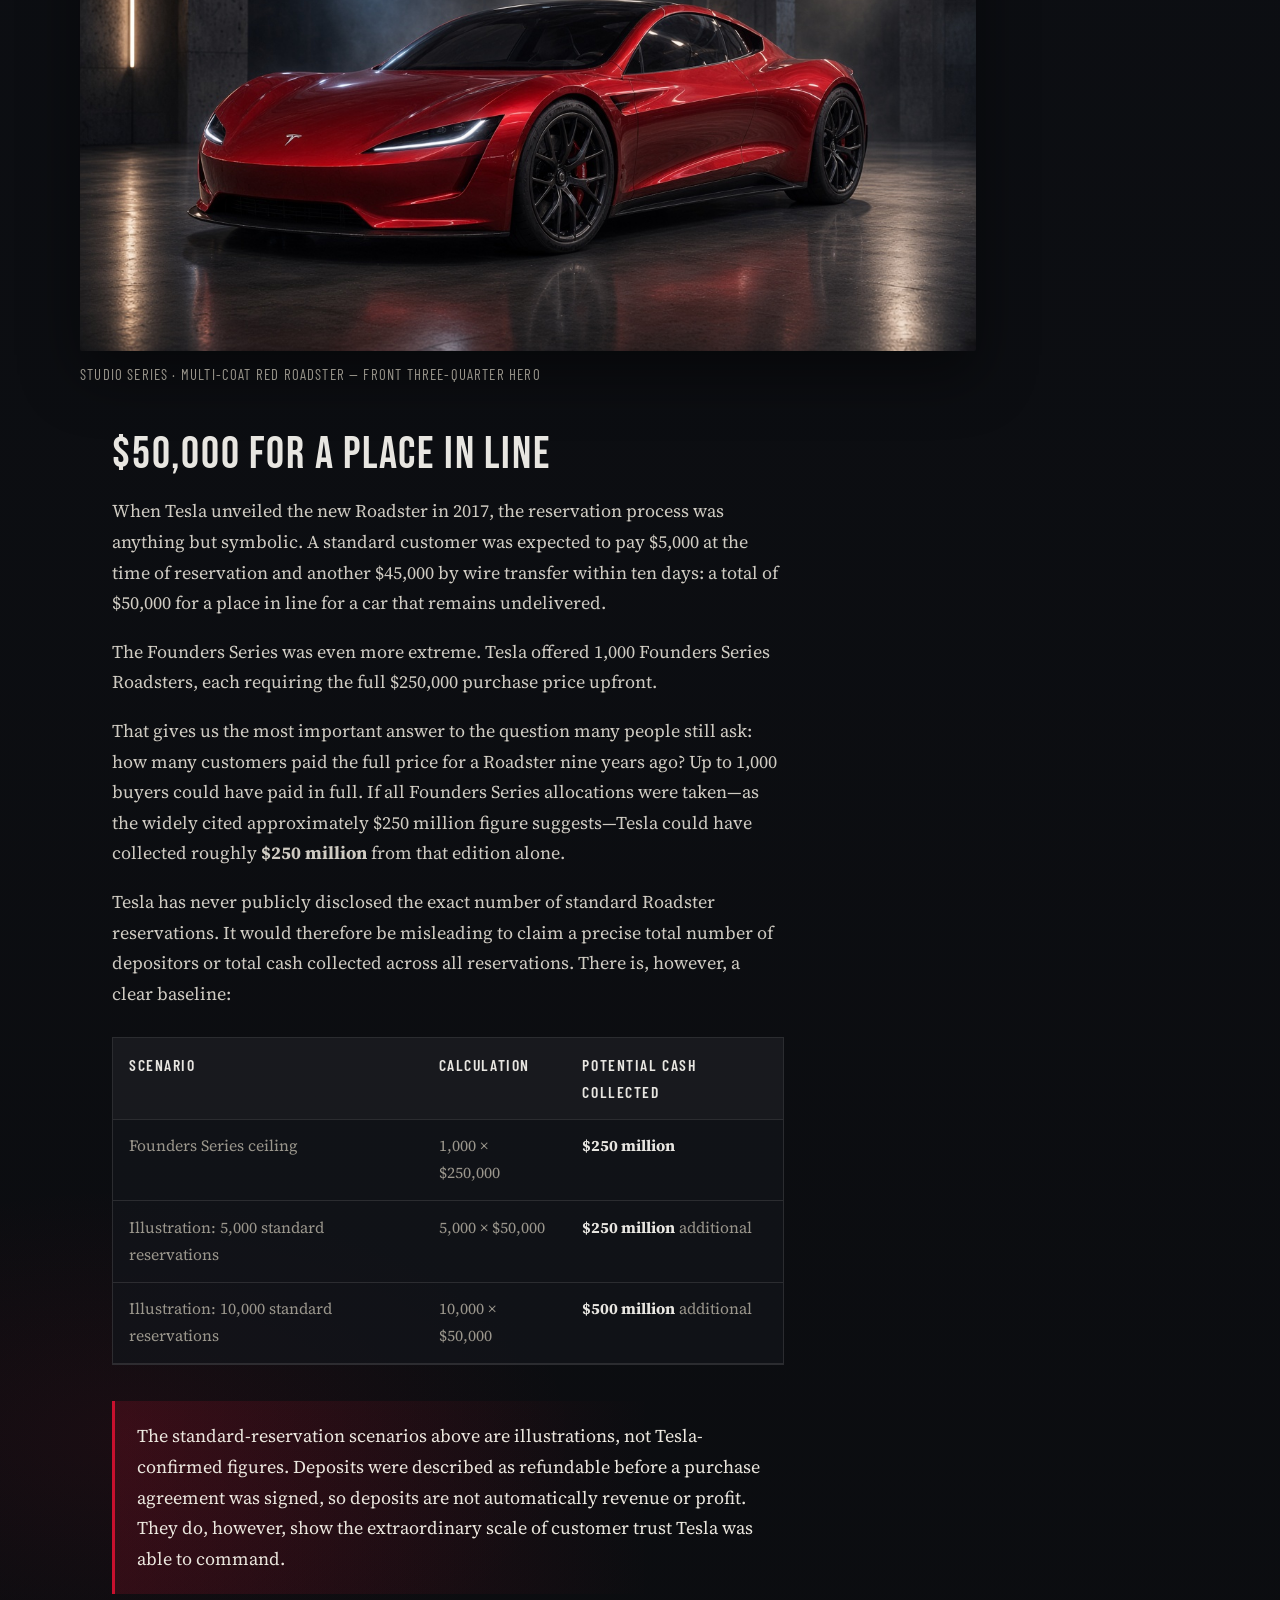
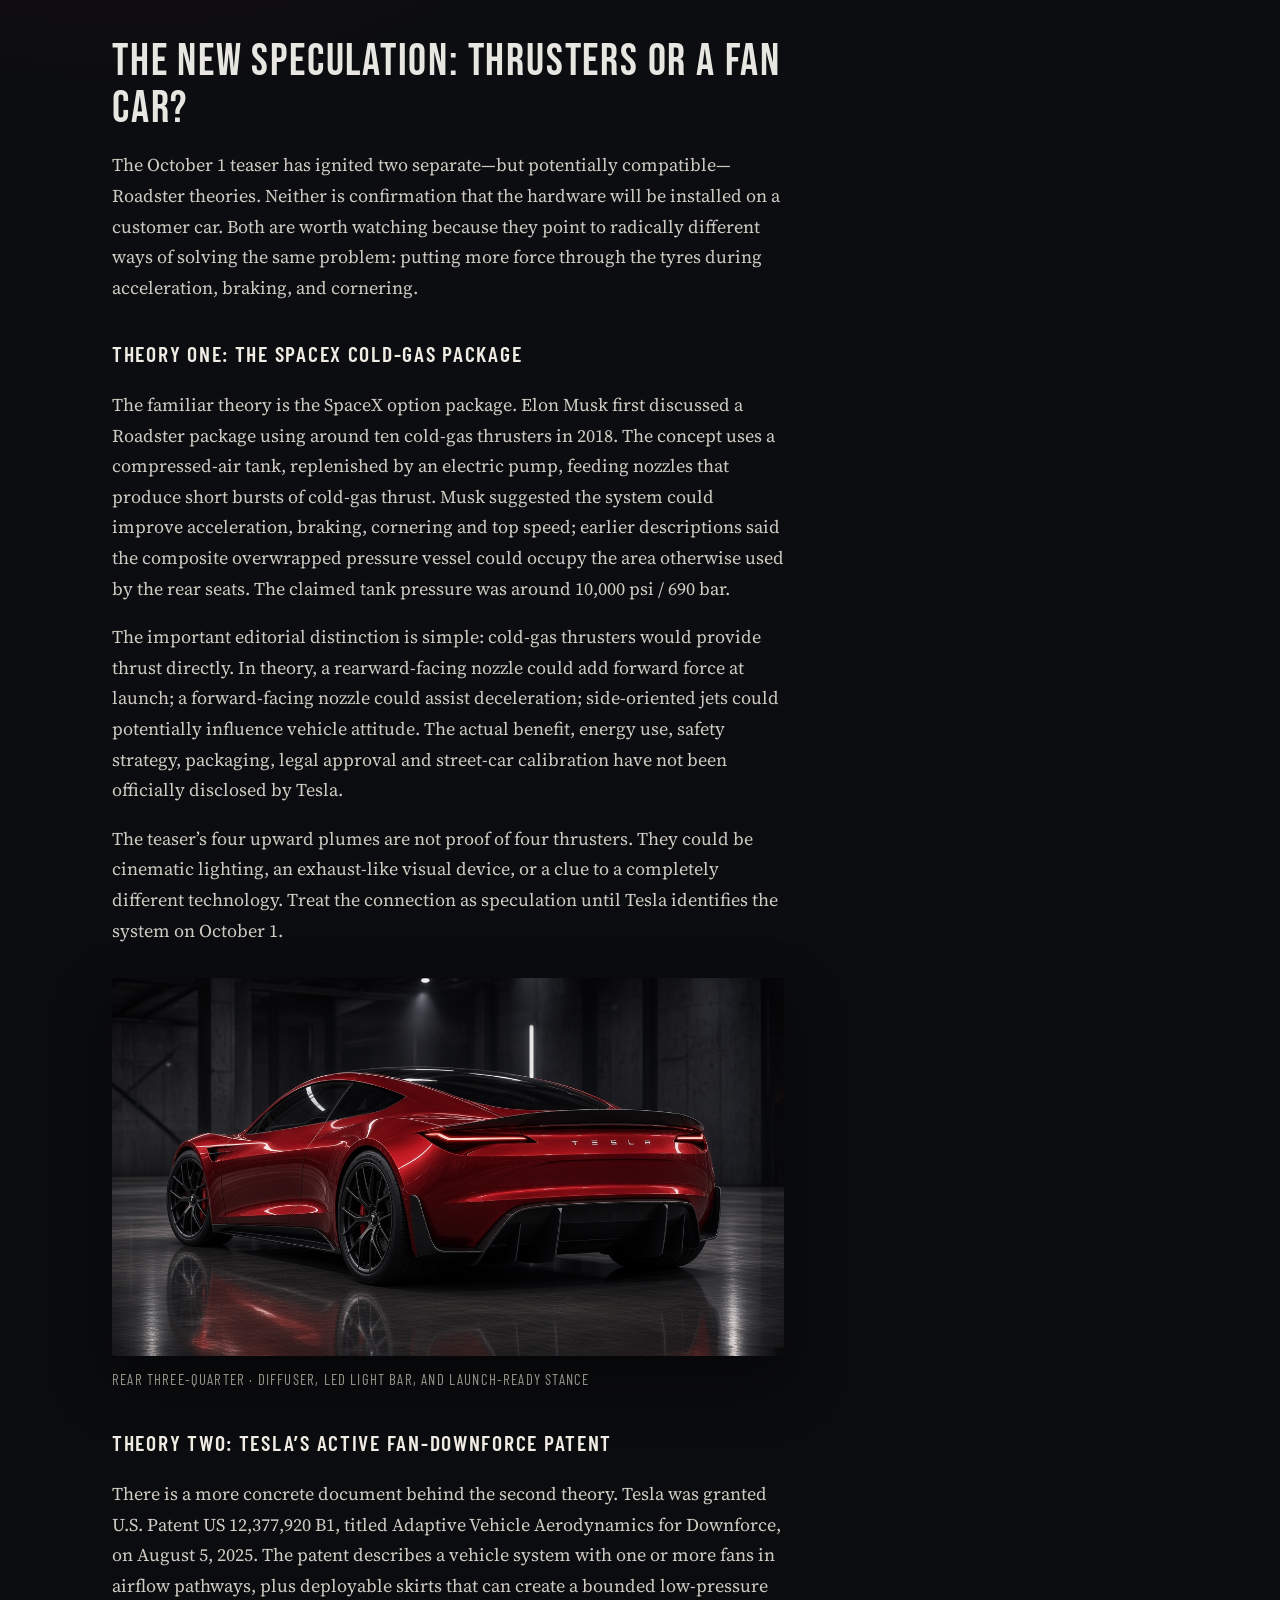
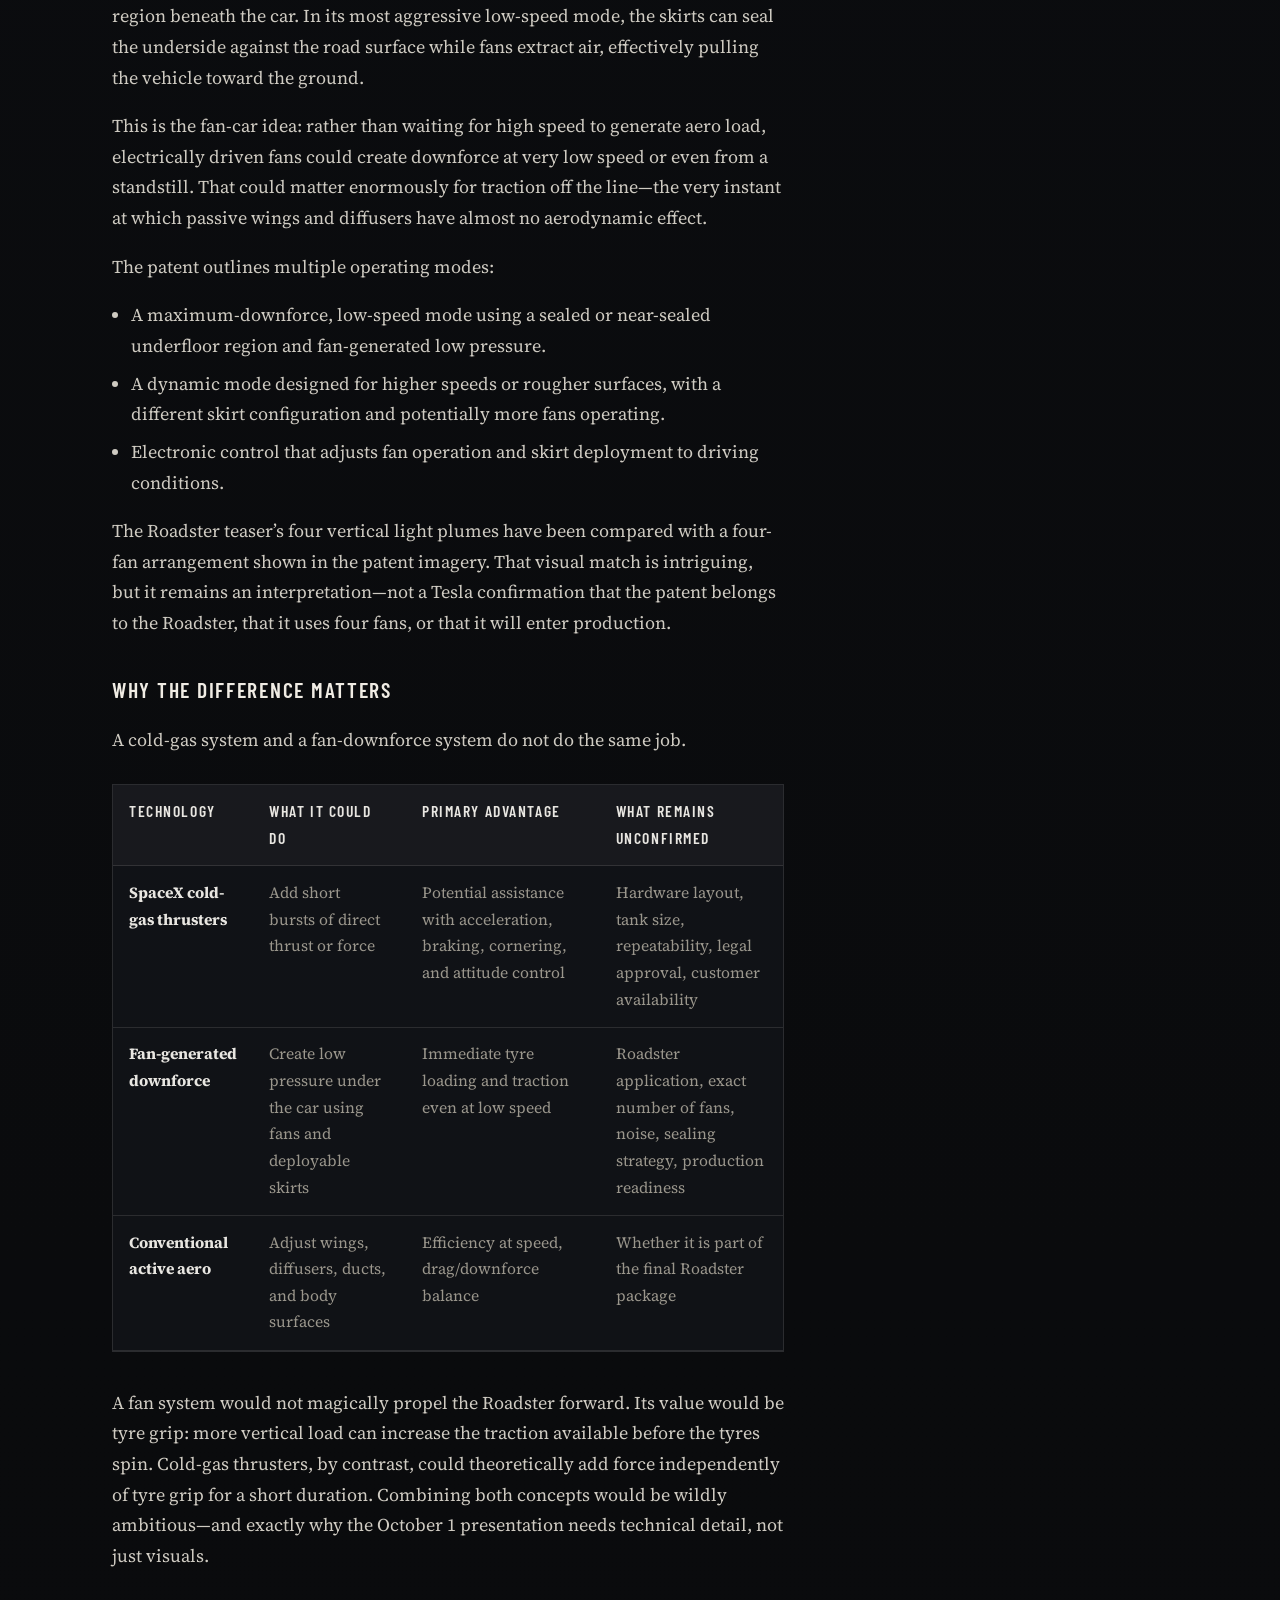
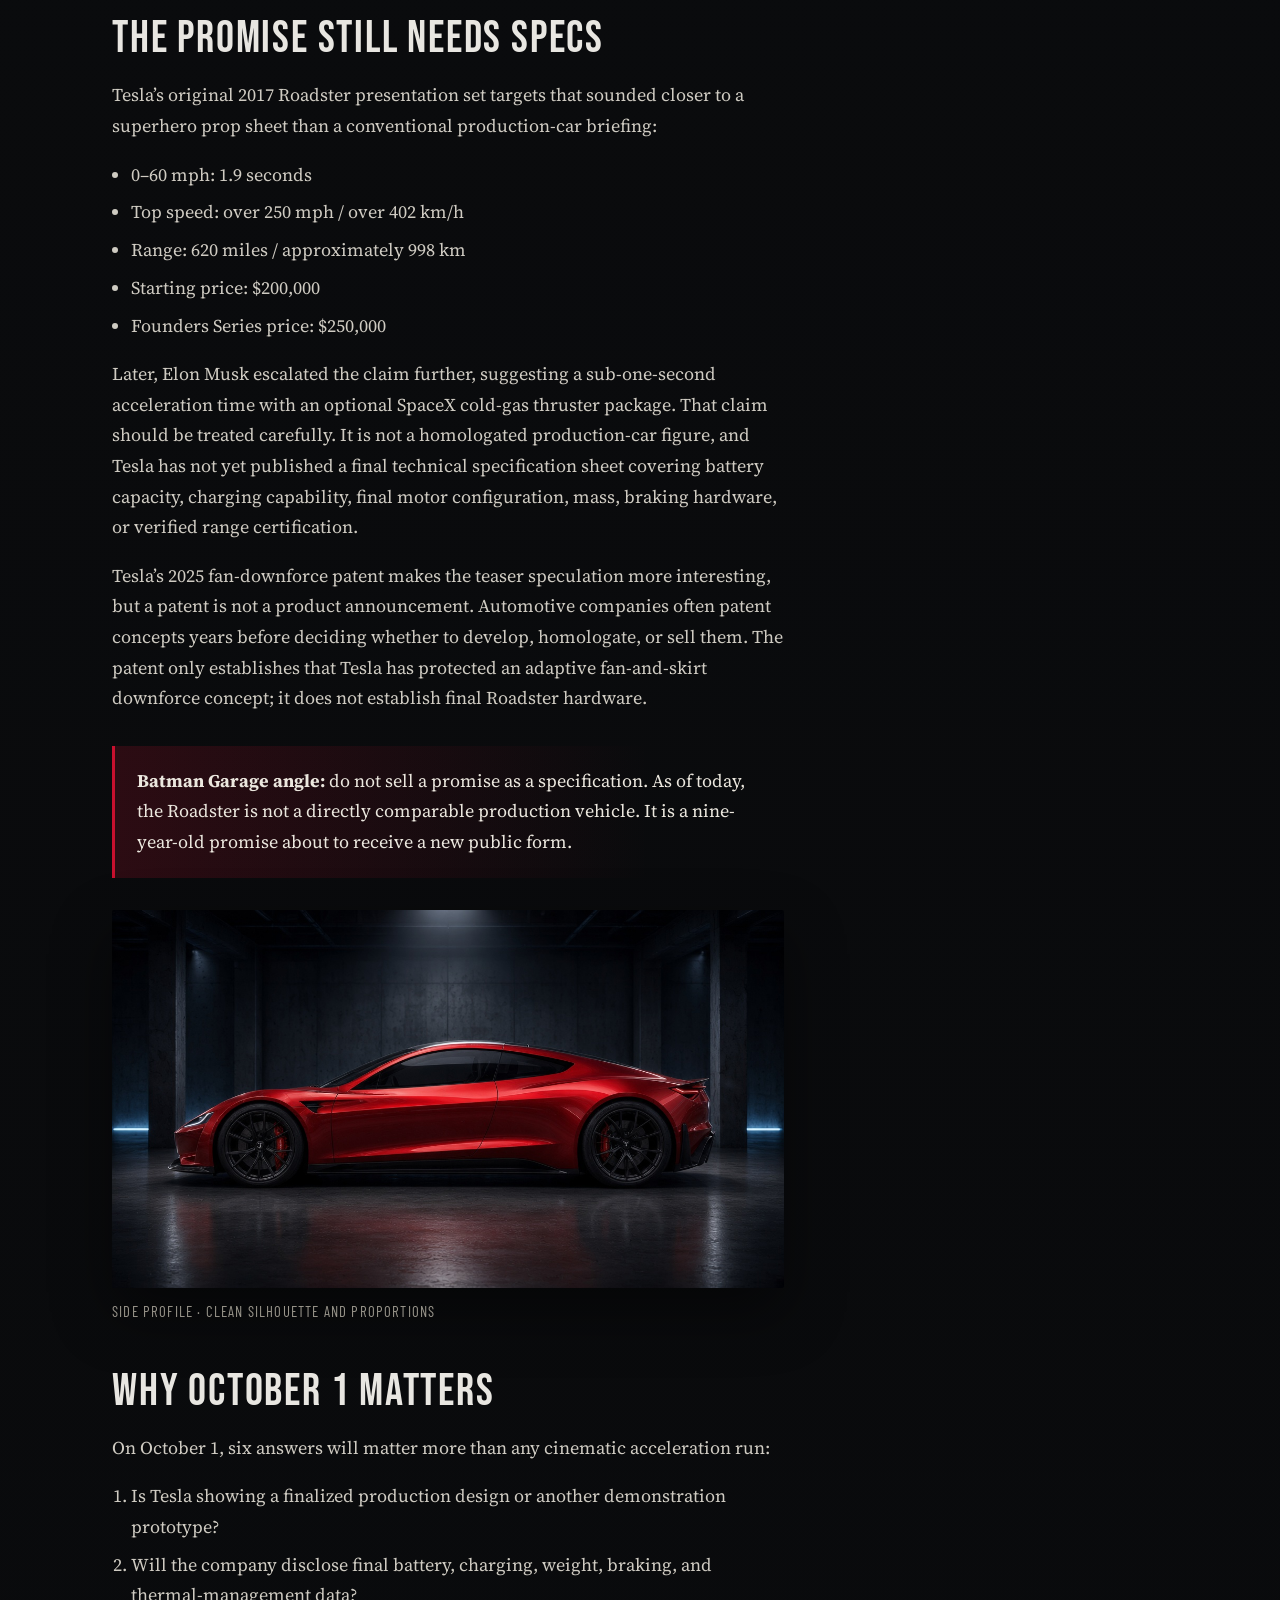
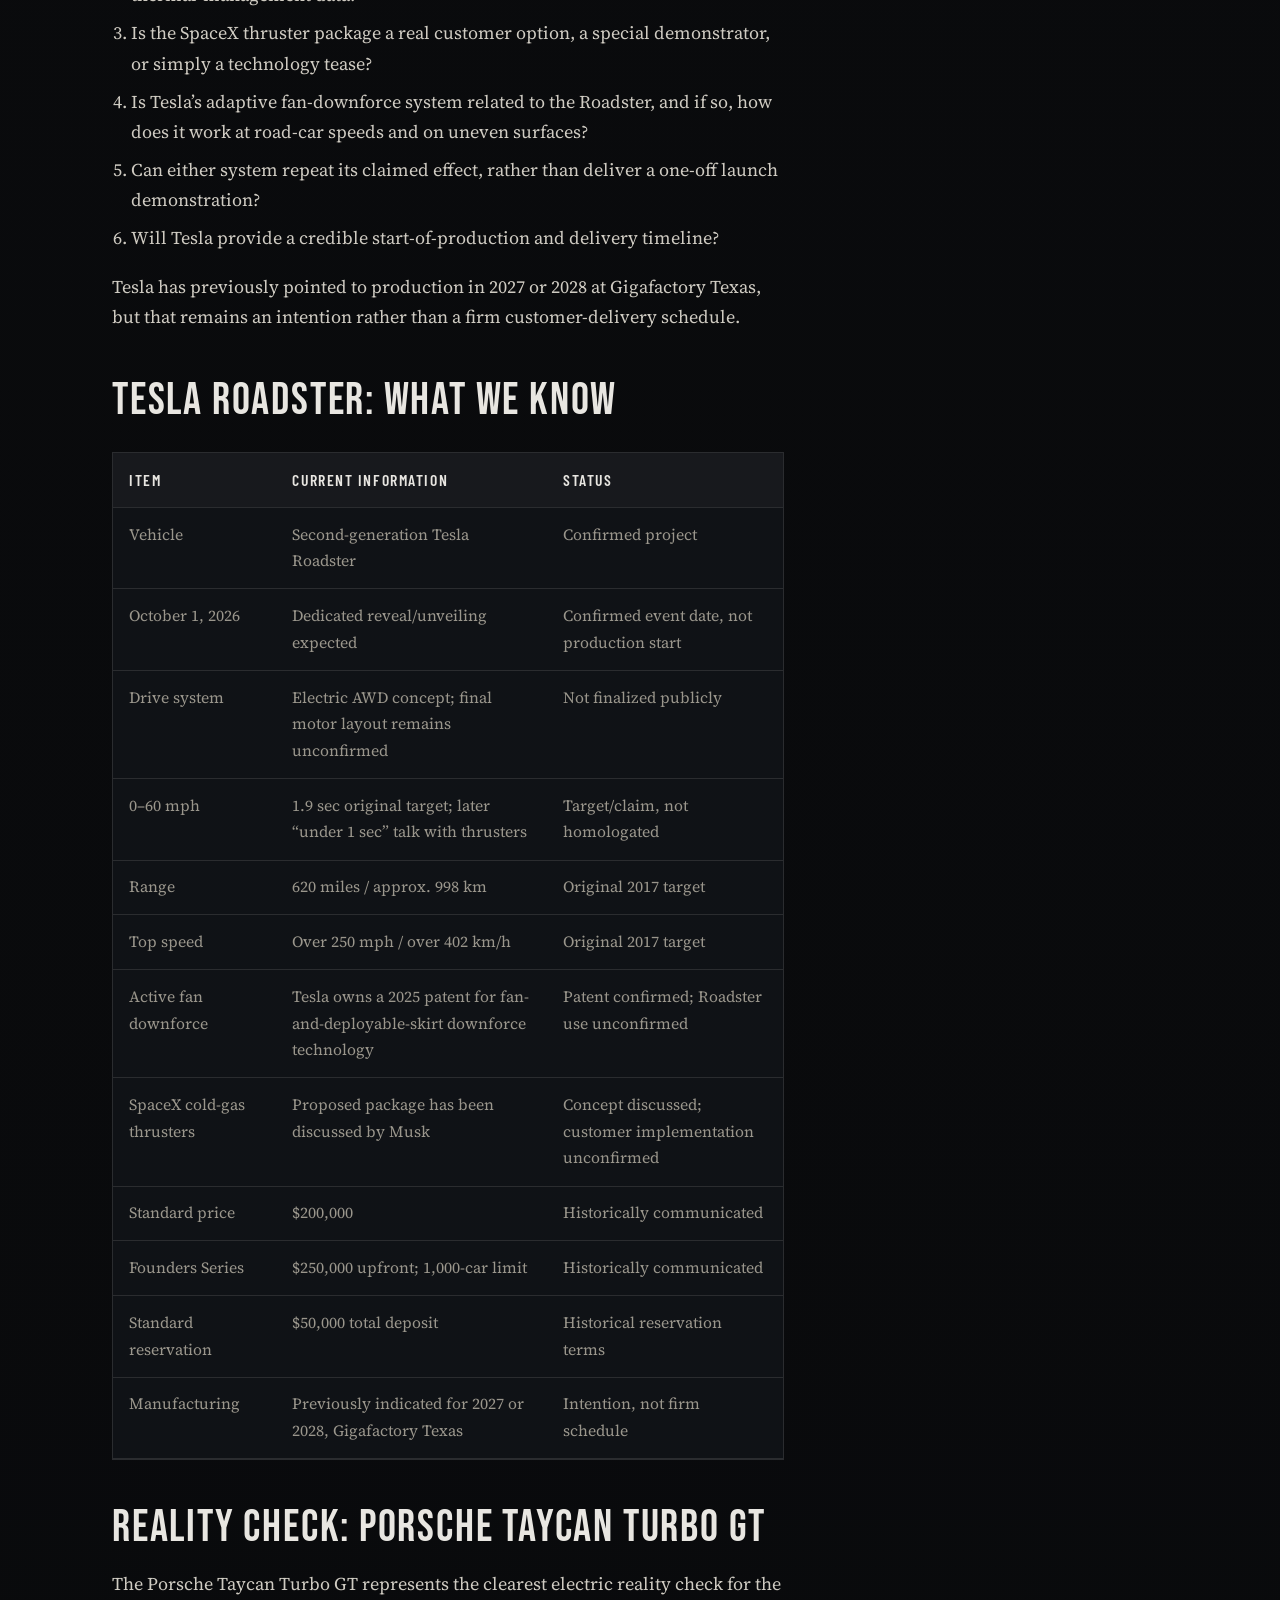
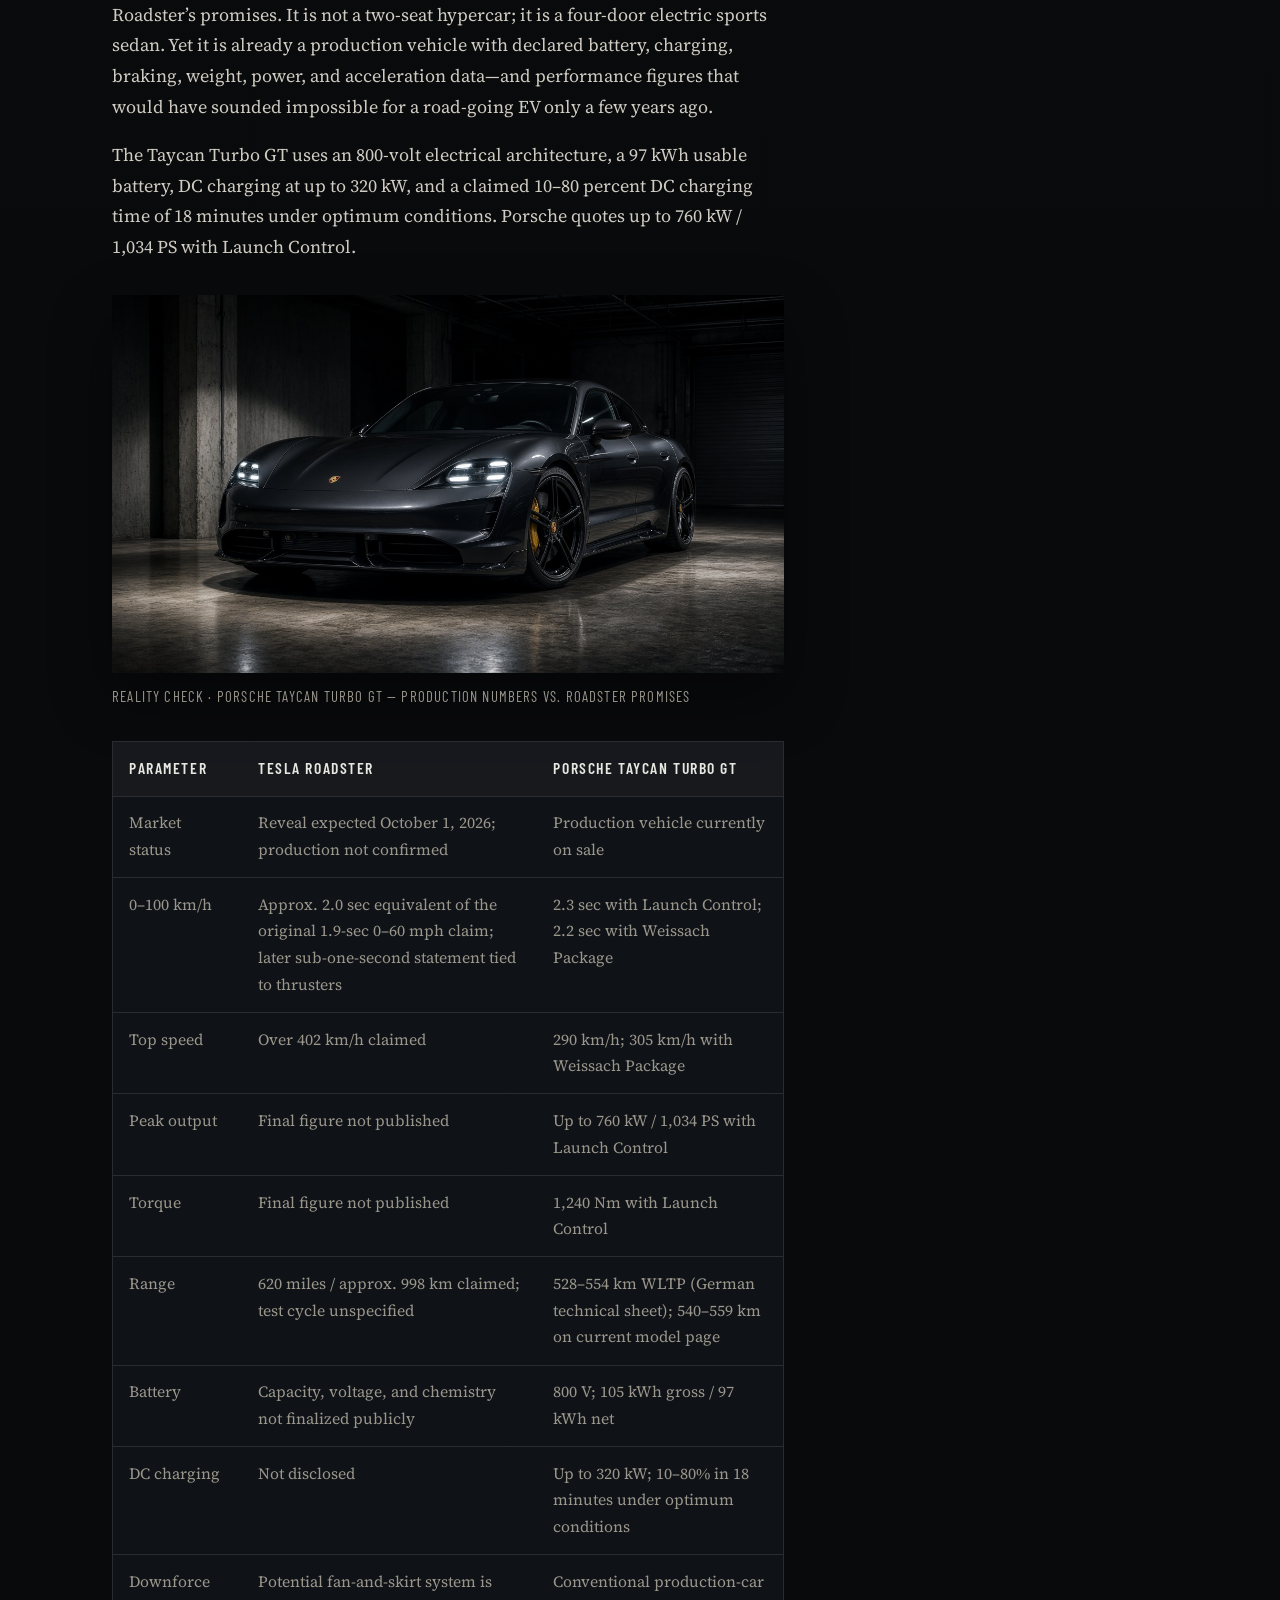
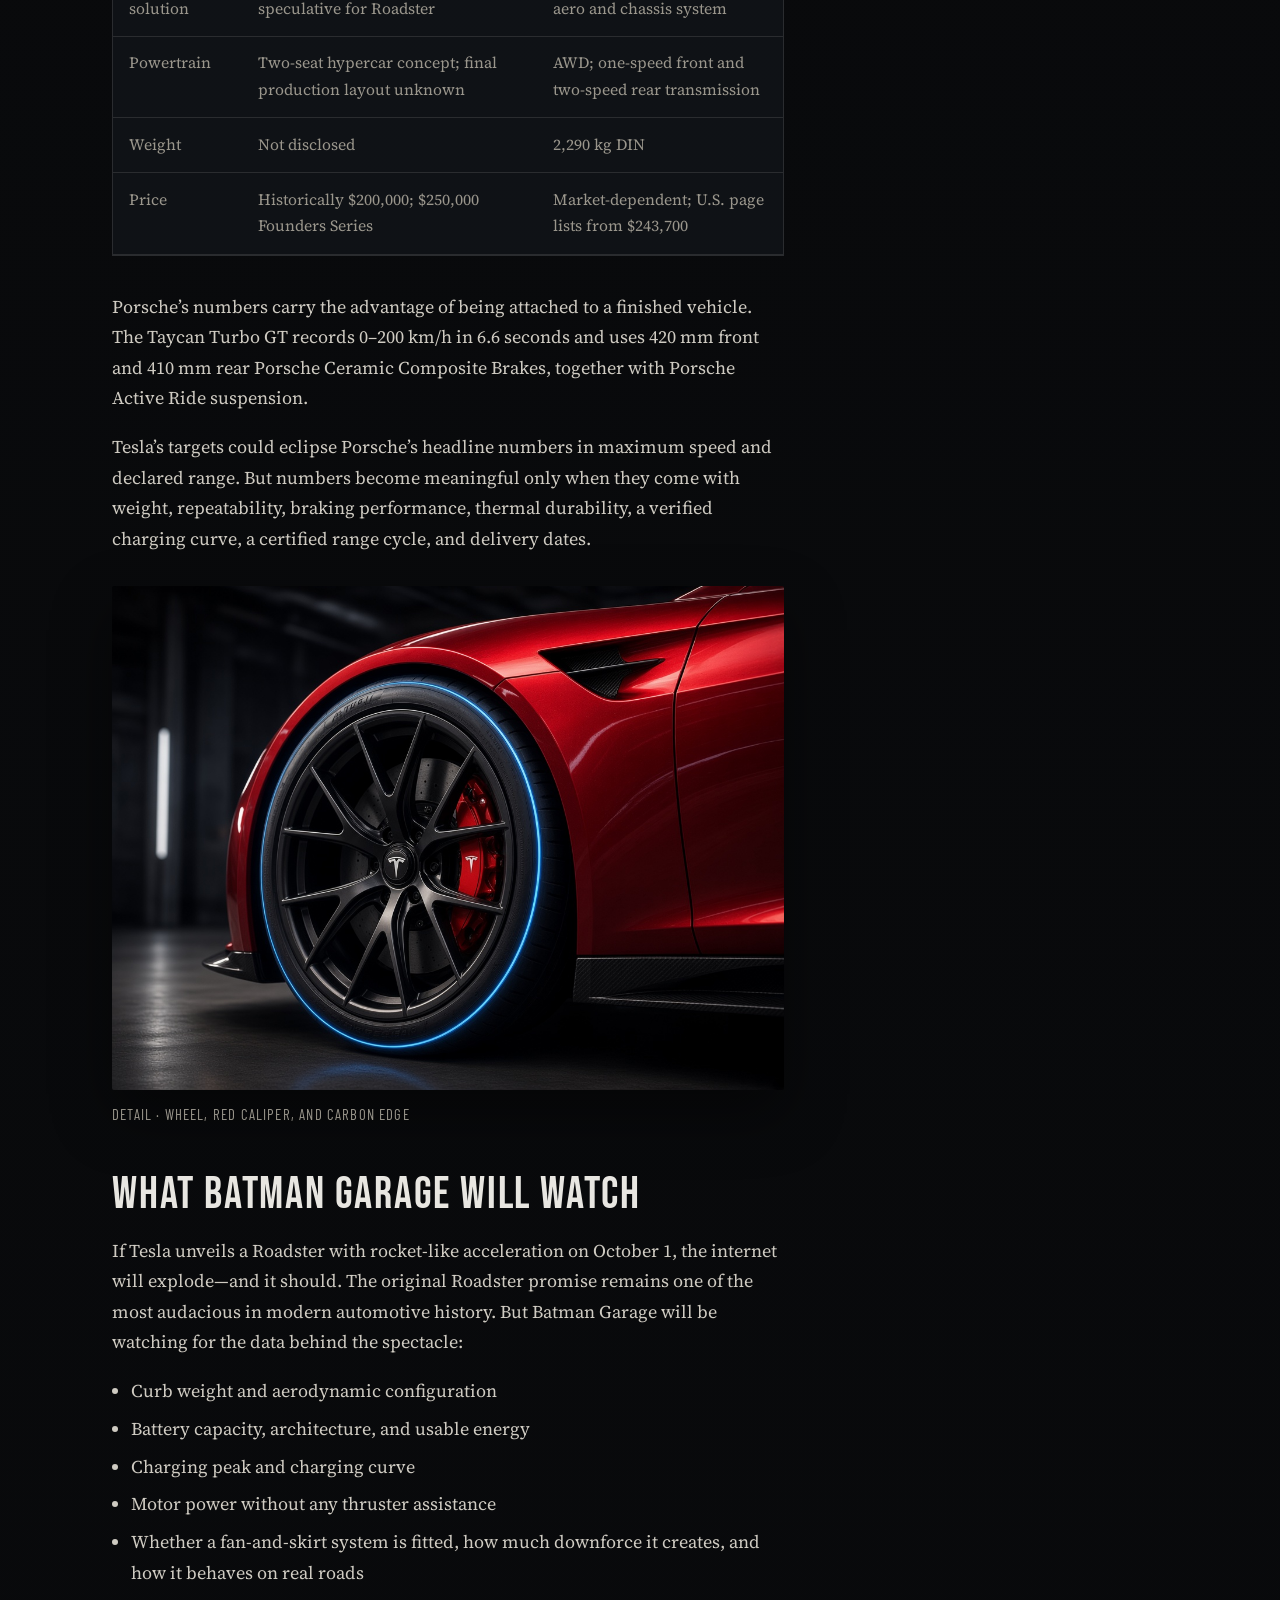
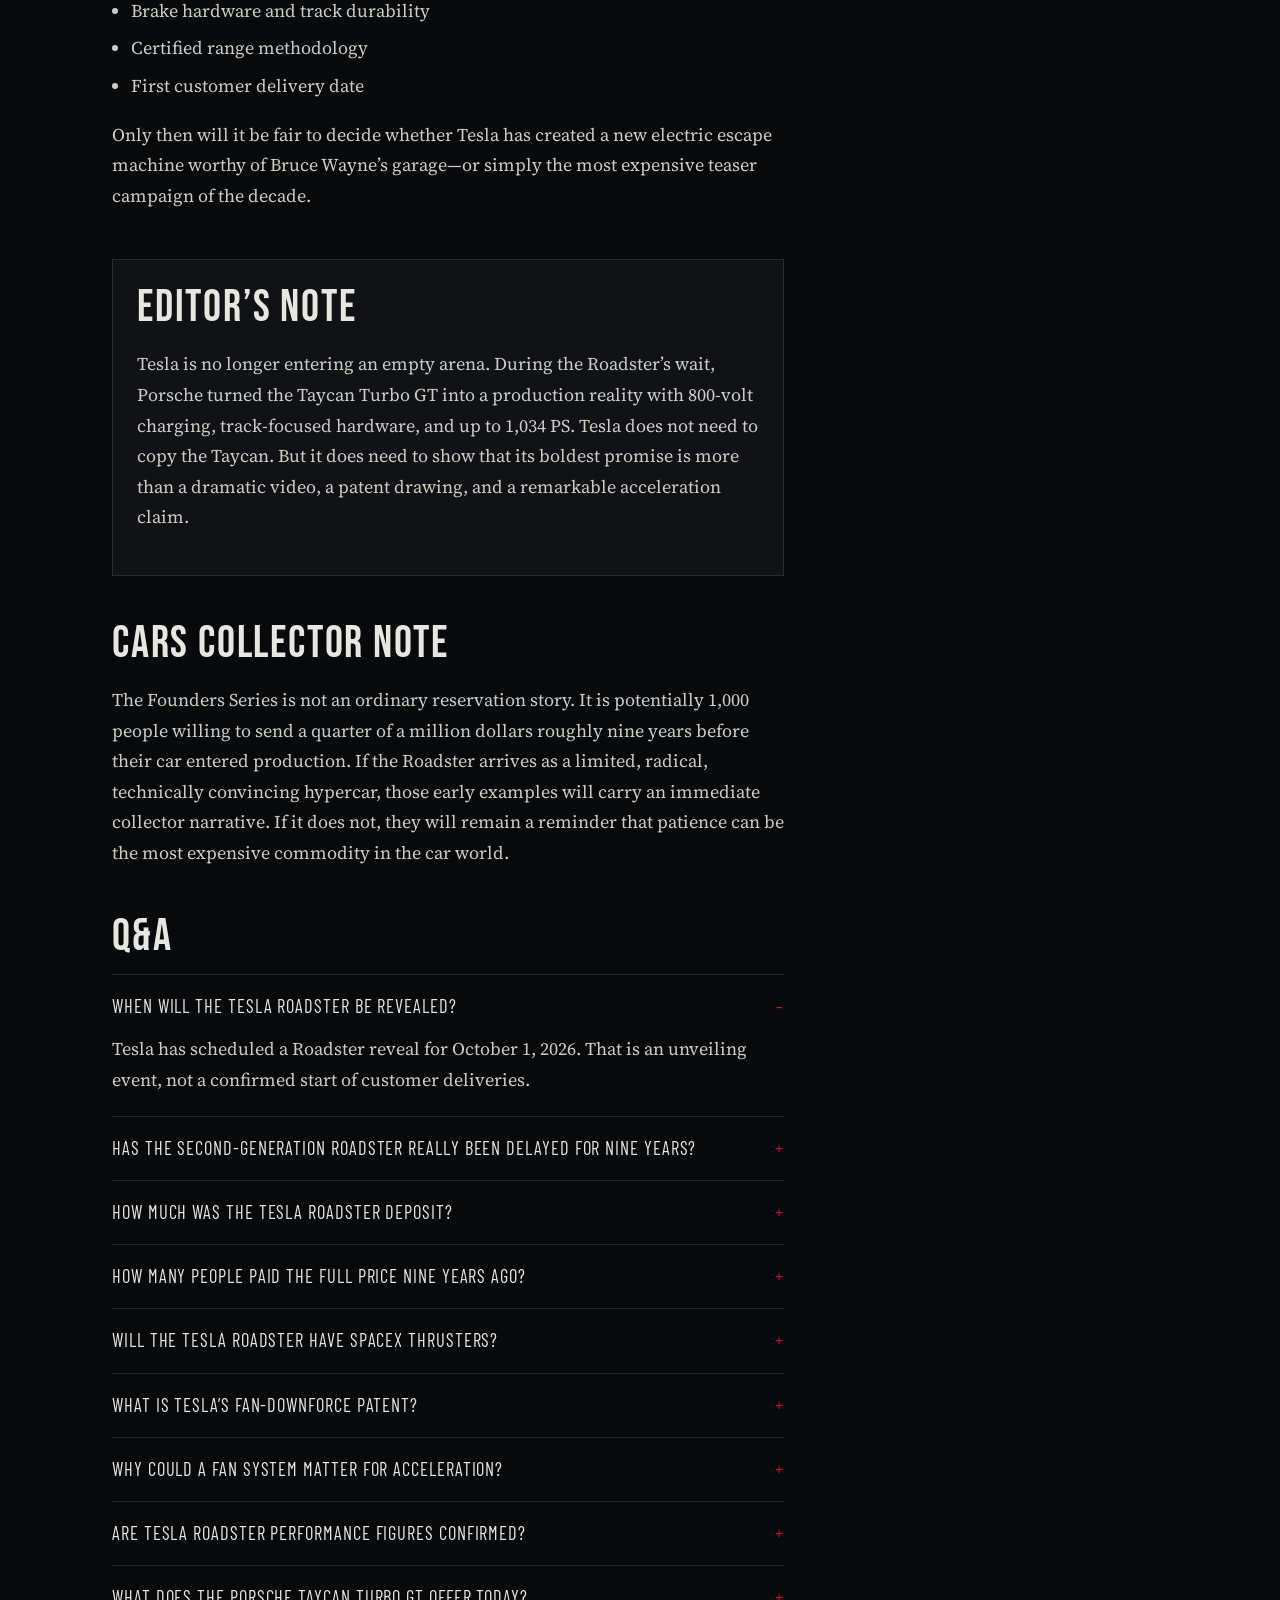
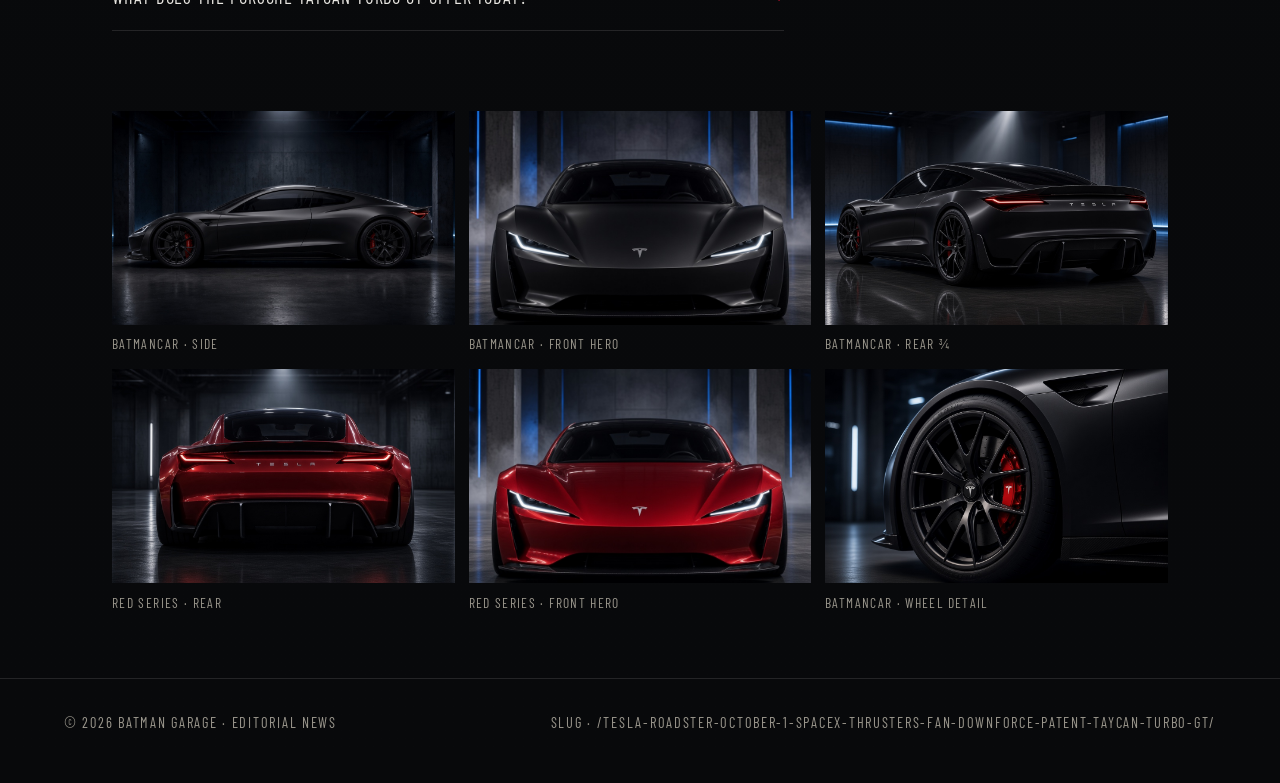
<file: article/tesla-roadster-october-1-spacex-thrusters-fan-downforce-patent-taycan-turbo-gt/index.html>
<!DOCTYPE html>
<html lang="en">
<head>
  <meta charset="utf-8" />
  <meta name="viewport" content="width=device-width, initial-scale=1" />
  <title>Tesla Roadster October 1 Reveal: SpaceX Thrusters, Fan-Car Patent and a $250M Wait | Batman Garage</title>
  <meta name="description" content="Tesla’s Roadster is set for an October 1 reveal after nine years and up to $250 million in Founders Series deposits. Could SpaceX cold-gas thrusters or Tesla’s fan-downforce patent be part of the story? Here’s what is known, what is speculation, and how it compares with the Porsche Taycan Turbo GT." />
  <link rel="canonical" href="./" />
  <meta property="og:title" content="Nine Years, $250 Million and Still No Car: Tesla Roadster Set for October 1 Reveal" />
  <meta property="og:description" content="Batman Garage breaks down the Roadster reveal, SpaceX thruster talk, Tesla’s fan-downforce patent, and the Porsche Taycan Turbo GT reality check." />
  <meta property="og:type" content="article" />
  <meta property="og:image" content="../../roadster-2026-batman-series/batmancar/roadster-batmancar-front-34.jpg" />
  <link rel="preconnect" href="https://fonts.googleapis.com" />
  <link rel="preconnect" href="https://fonts.gstatic.com" crossorigin />
  <link href="https://fonts.googleapis.com/css2?family=Barlow+Condensed:wght@500;600;700&family=Bebas+Neue&family=Source+Serif+4:opsz,wght@8..60,400;8..60,600&display=swap" rel="stylesheet" />
  <link rel="stylesheet" href="../../css/article.css" />
</head>
<body>
  <header class="site-header">
    <a class="brand" href="../../">BATMAN<span>GARAGE</span></a>
    <div class="nav-meta">News · Electric · Hypercars</div>
  </header>

  <section class="hero" aria-label="Article hero">
    <div class="hero__media">
      <img
        src="../../roadster-2026-batman-series/batmancar/roadster-batmancar-front-34.jpg"
        alt="Matte black Tesla Roadster 2026 concept in a dark Batman-style studio garage"
        width="1600"
        height="900"
      />
      <div class="hero__shade" aria-hidden="true"></div>
    </div>
    <div class="hero__content">
      <p class="hero__brand">BATMAN<span>GARAGE</span></p>
      <p class="hero__kicker">Exclusive News · Updated September 14, 2026</p>
      <h1>Nine Years, $250 Million — and Still No Car</h1>
      <p class="hero__deck">
        Tesla’s second-generation Roadster is scheduled for a dedicated reveal on October 1, 2026.
        Batman Garage separates confirmed facts from thruster hype, fan-car patents, and a nine-year wait.
      </p>
      <div class="hero__cta">
        <a class="btn btn--primary" href="#story">Read the briefing</a>
        <a class="btn btn--ghost" href="#gallery">View the studio series</a>
      </div>
    </div>
  </section>

  <div class="meta-bar">
    <span><strong>By</strong> Batman Garage Editorial</span>
    <span><strong>Event</strong> October 1, 2026 reveal</span>
    <span><strong>Focus</strong> Roadster · SpaceX package · Fan patent · Taycan Turbo GT</span>
  </div>

  <main class="layout" id="story">
    <article class="article">
      <p class="lede">
        Tesla’s second-generation Roadster is scheduled for a dedicated reveal on October 1, 2026—nine years after Tesla began accepting deposits for a car it has still not put into production. A Tesla teaser on X carried the words “Go for launch,” while reservation holders have reportedly received invitations connected to the Waco, Texas area, near SpaceX’s McGregor test facility.
      </p>

      <p>
        That location matters: the long-discussed SpaceX package and its cold-gas thruster concept may be central to what Tesla is about to show. But this is not merely another Tesla unveiling. It is the moment the industry will finally measure nine years of promises, delays, and customer money against an actual production-ready machine.
      </p>

      <figure class="figure figure--breakout">
        <img
          src="../../roadster-2026-batman-series/roadster-2026-batman-front-34.jpg"
          alt="Cherry-red Tesla Roadster 2026 concept, front three-quarter view in Batman Garage studio lighting"
          width="1600"
          height="900"
          loading="lazy"
        />
        <figcaption>Studio series · Multi-coat red Roadster — front three-quarter hero</figcaption>
      </figure>

      <h2 id="deposit">$50,000 for a Place in Line</h2>
      <p>
        When Tesla unveiled the new Roadster in 2017, the reservation process was anything but symbolic. A standard customer was expected to pay $5,000 at the time of reservation and another $45,000 by wire transfer within ten days: a total of $50,000 for a place in line for a car that remains undelivered.
      </p>
      <p>
        The Founders Series was even more extreme. Tesla offered 1,000 Founders Series Roadsters, each requiring the full $250,000 purchase price upfront.
      </p>
      <p>
        That gives us the most important answer to the question many people still ask: how many customers paid the full price for a Roadster nine years ago? Up to 1,000 buyers could have paid in full. If all Founders Series allocations were taken—as the widely cited approximately $250 million figure suggests—Tesla could have collected roughly <strong>$250 million</strong> from that edition alone.
      </p>
      <p>
        Tesla has never publicly disclosed the exact number of standard Roadster reservations. It would therefore be misleading to claim a precise total number of depositors or total cash collected across all reservations. There is, however, a clear baseline:
      </p>

      <div class="table-wrap" role="region" aria-label="Reservation cash scenarios" tabindex="0">
        <table>
          <thead>
            <tr>
              <th>Scenario</th>
              <th>Calculation</th>
              <th>Potential cash collected</th>
            </tr>
          </thead>
          <tbody>
            <tr>
              <td>Founders Series ceiling</td>
              <td>1,000 × $250,000</td>
              <td><strong>$250 million</strong></td>
            </tr>
            <tr>
              <td>Illustration: 5,000 standard reservations</td>
              <td>5,000 × $50,000</td>
              <td><strong>$250 million</strong> additional</td>
            </tr>
            <tr>
              <td>Illustration: 10,000 standard reservations</td>
              <td>10,000 × $50,000</td>
              <td><strong>$500 million</strong> additional</td>
            </tr>
          </tbody>
        </table>
      </div>

      <div class="callout">
        <p>
          The standard-reservation scenarios above are illustrations, not Tesla-confirmed figures. Deposits were described as refundable before a purchase agreement was signed, so deposits are not automatically revenue or profit. They do, however, show the extraordinary scale of customer trust Tesla was able to command.
        </p>
      </div>

      <h2 id="speculation">The New Speculation: Thrusters or a Fan Car?</h2>
      <p>
        The October 1 teaser has ignited two separate—but potentially compatible—Roadster theories. Neither is confirmation that the hardware will be installed on a customer car. Both are worth watching because they point to radically different ways of solving the same problem: putting more force through the tyres during acceleration, braking, and cornering.
      </p>

      <h3 id="thrusters">Theory One: the SpaceX Cold-Gas Package</h3>
      <p>
        The familiar theory is the SpaceX option package. Elon Musk first discussed a Roadster package using around ten cold-gas thrusters in 2018. The concept uses a compressed-air tank, replenished by an electric pump, feeding nozzles that produce short bursts of cold-gas thrust. Musk suggested the system could improve acceleration, braking, cornering and top speed; earlier descriptions said the composite overwrapped pressure vessel could occupy the area otherwise used by the rear seats. The claimed tank pressure was around 10,000 psi / 690 bar.
      </p>
      <p>
        The important editorial distinction is simple: cold-gas thrusters would provide thrust directly. In theory, a rearward-facing nozzle could add forward force at launch; a forward-facing nozzle could assist deceleration; side-oriented jets could potentially influence vehicle attitude. The actual benefit, energy use, safety strategy, packaging, legal approval and street-car calibration have not been officially disclosed by Tesla.
      </p>
      <p>
        The teaser’s four upward plumes are not proof of four thrusters. They could be cinematic lighting, an exhaust-like visual device, or a clue to a completely different technology. Treat the connection as speculation until Tesla identifies the system on October 1.
      </p>

      <figure class="figure">
        <img
          src="../../roadster-2026-batman-series/roadster-2026-batman-rear-34.jpg"
          alt="Tesla Roadster 2026 rear three-quarter view in dark studio garage"
          width="1600"
          height="900"
          loading="lazy"
        />
        <figcaption>Rear three-quarter · diffuser, LED light bar, and launch-ready stance</figcaption>
      </figure>

      <h3 id="fan-patent">Theory Two: Tesla’s Active Fan-Downforce Patent</h3>
      <p>
        There is a more concrete document behind the second theory. Tesla was granted U.S. Patent US 12,377,920 B1, titled Adaptive Vehicle Aerodynamics for Downforce, on August 5, 2025. The patent describes a vehicle system with one or more fans in airflow pathways, plus deployable skirts that can create a bounded low-pressure region beneath the car. In its most aggressive low-speed mode, the skirts can seal the underside against the road surface while fans extract air, effectively pulling the vehicle toward the ground.
      </p>
      <p>
        This is the fan-car idea: rather than waiting for high speed to generate aero load, electrically driven fans could create downforce at very low speed or even from a standstill. That could matter enormously for traction off the line—the very instant at which passive wings and diffusers have almost no aerodynamic effect.
      </p>
      <p>The patent outlines multiple operating modes:</p>
      <ul>
        <li>A maximum-downforce, low-speed mode using a sealed or near-sealed underfloor region and fan-generated low pressure.</li>
        <li>A dynamic mode designed for higher speeds or rougher surfaces, with a different skirt configuration and potentially more fans operating.</li>
        <li>Electronic control that adjusts fan operation and skirt deployment to driving conditions.</li>
      </ul>
      <p>
        The Roadster teaser’s four vertical light plumes have been compared with a four-fan arrangement shown in the patent imagery. That visual match is intriguing, but it remains an interpretation—not a Tesla confirmation that the patent belongs to the Roadster, that it uses four fans, or that it will enter production.
      </p>

      <h3>Why the Difference Matters</h3>
      <p>A cold-gas system and a fan-downforce system do not do the same job.</p>

      <div class="table-wrap" role="region" aria-label="Technology comparison" tabindex="0">
        <table>
          <thead>
            <tr>
              <th>Technology</th>
              <th>What it could do</th>
              <th>Primary advantage</th>
              <th>What remains unconfirmed</th>
            </tr>
          </thead>
          <tbody>
            <tr>
              <td><strong>SpaceX cold-gas thrusters</strong></td>
              <td>Add short bursts of direct thrust or force</td>
              <td>Potential assistance with acceleration, braking, cornering, and attitude control</td>
              <td>Hardware layout, tank size, repeatability, legal approval, customer availability</td>
            </tr>
            <tr>
              <td><strong>Fan-generated downforce</strong></td>
              <td>Create low pressure under the car using fans and deployable skirts</td>
              <td>Immediate tyre loading and traction even at low speed</td>
              <td>Roadster application, exact number of fans, noise, sealing strategy, production readiness</td>
            </tr>
            <tr>
              <td><strong>Conventional active aero</strong></td>
              <td>Adjust wings, diffusers, ducts, and body surfaces</td>
              <td>Efficiency at speed, drag/downforce balance</td>
              <td>Whether it is part of the final Roadster package</td>
            </tr>
          </tbody>
        </table>
      </div>

      <p>
        A fan system would not magically propel the Roadster forward. Its value would be tyre grip: more vertical load can increase the traction available before the tyres spin. Cold-gas thrusters, by contrast, could theoretically add force independently of tyre grip for a short duration. Combining both concepts would be wildly ambitious—and exactly why the October 1 presentation needs technical detail, not just visuals.
      </p>

      <h2 id="specs">The Promise Still Needs Specs</h2>
      <p>Tesla’s original 2017 Roadster presentation set targets that sounded closer to a superhero prop sheet than a conventional production-car briefing:</p>
      <ul>
        <li>0–60 mph: 1.9 seconds</li>
        <li>Top speed: over 250 mph / over 402 km/h</li>
        <li>Range: 620 miles / approximately 998 km</li>
        <li>Starting price: $200,000</li>
        <li>Founders Series price: $250,000</li>
      </ul>
      <p>
        Later, Elon Musk escalated the claim further, suggesting a sub-one-second acceleration time with an optional SpaceX cold-gas thruster package. That claim should be treated carefully. It is not a homologated production-car figure, and Tesla has not yet published a final technical specification sheet covering battery capacity, charging capability, final motor configuration, mass, braking hardware, or verified range certification.
      </p>
      <p>
        Tesla’s 2025 fan-downforce patent makes the teaser speculation more interesting, but a patent is not a product announcement. Automotive companies often patent concepts years before deciding whether to develop, homologate, or sell them. The patent only establishes that Tesla has protected an adaptive fan-and-skirt downforce concept; it does not establish final Roadster hardware.
      </p>

      <div class="callout">
        <p>
          <strong>Batman Garage angle:</strong> do not sell a promise as a specification. As of today, the Roadster is not a directly comparable production vehicle. It is a nine-year-old promise about to receive a new public form.
        </p>
      </div>

      <figure class="figure">
        <img
          src="../../roadster-2026-batman-series/roadster-2026-batman-side.jpg"
          alt="Side profile of the Tesla Roadster 2026 in Batman Garage lighting"
          width="1600"
          height="900"
          loading="lazy"
        />
        <figcaption>Side profile · clean silhouette and proportions</figcaption>
      </figure>

      <h2 id="october">Why October 1 Matters</h2>
      <p>On October 1, six answers will matter more than any cinematic acceleration run:</p>
      <ol>
        <li>Is Tesla showing a finalized production design or another demonstration prototype?</li>
        <li>Will the company disclose final battery, charging, weight, braking, and thermal-management data?</li>
        <li>Is the SpaceX thruster package a real customer option, a special demonstrator, or simply a technology tease?</li>
        <li>Is Tesla’s adaptive fan-downforce system related to the Roadster, and if so, how does it work at road-car speeds and on uneven surfaces?</li>
        <li>Can either system repeat its claimed effect, rather than deliver a one-off launch demonstration?</li>
        <li>Will Tesla provide a credible start-of-production and delivery timeline?</li>
      </ol>
      <p>
        Tesla has previously pointed to production in 2027 or 2028 at Gigafactory Texas, but that remains an intention rather than a firm customer-delivery schedule.
      </p>

      <h2 id="known">Tesla Roadster: What We Know</h2>
      <div class="table-wrap" role="region" aria-label="Roadster status table" tabindex="0">
        <table>
          <thead>
            <tr>
              <th>Item</th>
              <th>Current information</th>
              <th>Status</th>
            </tr>
          </thead>
          <tbody>
            <tr>
              <td>Vehicle</td>
              <td>Second-generation Tesla Roadster</td>
              <td>Confirmed project</td>
            </tr>
            <tr>
              <td>October 1, 2026</td>
              <td>Dedicated reveal/unveiling expected</td>
              <td>Confirmed event date, not production start</td>
            </tr>
            <tr>
              <td>Drive system</td>
              <td>Electric AWD concept; final motor layout remains unconfirmed</td>
              <td>Not finalized publicly</td>
            </tr>
            <tr>
              <td>0–60 mph</td>
              <td>1.9 sec original target; later “under 1 sec” talk with thrusters</td>
              <td>Target/claim, not homologated</td>
            </tr>
            <tr>
              <td>Range</td>
              <td>620 miles / approx. 998 km</td>
              <td>Original 2017 target</td>
            </tr>
            <tr>
              <td>Top speed</td>
              <td>Over 250 mph / over 402 km/h</td>
              <td>Original 2017 target</td>
            </tr>
            <tr>
              <td>Active fan downforce</td>
              <td>Tesla owns a 2025 patent for fan-and-deployable-skirt downforce technology</td>
              <td>Patent confirmed; Roadster use unconfirmed</td>
            </tr>
            <tr>
              <td>SpaceX cold-gas thrusters</td>
              <td>Proposed package has been discussed by Musk</td>
              <td>Concept discussed; customer implementation unconfirmed</td>
            </tr>
            <tr>
              <td>Standard price</td>
              <td>$200,000</td>
              <td>Historically communicated</td>
            </tr>
            <tr>
              <td>Founders Series</td>
              <td>$250,000 upfront; 1,000-car limit</td>
              <td>Historically communicated</td>
            </tr>
            <tr>
              <td>Standard reservation</td>
              <td>$50,000 total deposit</td>
              <td>Historical reservation terms</td>
            </tr>
            <tr>
              <td>Manufacturing</td>
              <td>Previously indicated for 2027 or 2028, Gigafactory Texas</td>
              <td>Intention, not firm schedule</td>
            </tr>
          </tbody>
        </table>
      </div>

      <h2 id="taycan">Reality Check: Porsche Taycan Turbo GT</h2>
      <p>
        The Porsche Taycan Turbo GT represents the clearest electric reality check for the Roadster’s promises. It is not a two-seat hypercar; it is a four-door electric sports sedan. Yet it is already a production vehicle with declared battery, charging, braking, weight, power, and acceleration data—and performance figures that would have sounded impossible for a road-going EV only a few years ago.
      </p>
      <p>
        The Taycan Turbo GT uses an 800-volt electrical architecture, a 97 kWh usable battery, DC charging at up to 320 kW, and a claimed 10–80 percent DC charging time of 18 minutes under optimum conditions. Porsche quotes up to 760 kW / 1,034 PS with Launch Control.
      </p>

      <figure class="figure">
        <img
          src="../../roadster-2026-batman-series/taycan-turbo-gt-reality-check.jpg"
          alt="Porsche Taycan Turbo GT in a dark industrial studio setting for comparison"
          width="1600"
          height="900"
          loading="lazy"
        />
        <figcaption>Reality check · Porsche Taycan Turbo GT — production numbers vs. Roadster promises</figcaption>
      </figure>

      <div class="table-wrap" role="region" aria-label="Roadster vs Taycan Turbo GT" tabindex="0">
        <table>
          <thead>
            <tr>
              <th>Parameter</th>
              <th>Tesla Roadster</th>
              <th>Porsche Taycan Turbo GT</th>
            </tr>
          </thead>
          <tbody>
            <tr>
              <td>Market status</td>
              <td>Reveal expected October 1, 2026; production not confirmed</td>
              <td>Production vehicle currently on sale</td>
            </tr>
            <tr>
              <td>0–100 km/h</td>
              <td>Approx. 2.0 sec equivalent of the original 1.9-sec 0–60 mph claim; later sub-one-second statement tied to thrusters</td>
              <td>2.3 sec with Launch Control; 2.2 sec with Weissach Package</td>
            </tr>
            <tr>
              <td>Top speed</td>
              <td>Over 402 km/h claimed</td>
              <td>290 km/h; 305 km/h with Weissach Package</td>
            </tr>
            <tr>
              <td>Peak output</td>
              <td>Final figure not published</td>
              <td>Up to 760 kW / 1,034 PS with Launch Control</td>
            </tr>
            <tr>
              <td>Torque</td>
              <td>Final figure not published</td>
              <td>1,240 Nm with Launch Control</td>
            </tr>
            <tr>
              <td>Range</td>
              <td>620 miles / approx. 998 km claimed; test cycle unspecified</td>
              <td>528–554 km WLTP (German technical sheet); 540–559 km on current model page</td>
            </tr>
            <tr>
              <td>Battery</td>
              <td>Capacity, voltage, and chemistry not finalized publicly</td>
              <td>800 V; 105 kWh gross / 97 kWh net</td>
            </tr>
            <tr>
              <td>DC charging</td>
              <td>Not disclosed</td>
              <td>Up to 320 kW; 10–80% in 18 minutes under optimum conditions</td>
            </tr>
            <tr>
              <td>Downforce solution</td>
              <td>Potential fan-and-skirt system is speculative for Roadster</td>
              <td>Conventional production-car aero and chassis system</td>
            </tr>
            <tr>
              <td>Powertrain</td>
              <td>Two-seat hypercar concept; final production layout unknown</td>
              <td>AWD; one-speed front and two-speed rear transmission</td>
            </tr>
            <tr>
              <td>Weight</td>
              <td>Not disclosed</td>
              <td>2,290 kg DIN</td>
            </tr>
            <tr>
              <td>Price</td>
              <td>Historically $200,000; $250,000 Founders Series</td>
              <td>Market-dependent; U.S. page lists from $243,700</td>
            </tr>
          </tbody>
        </table>
      </div>

      <p>
        Porsche’s numbers carry the advantage of being attached to a finished vehicle. The Taycan Turbo GT records 0–200 km/h in 6.6 seconds and uses 420 mm front and 410 mm rear Porsche Ceramic Composite Brakes, together with Porsche Active Ride suspension.
      </p>
      <p>
        Tesla’s targets could eclipse Porsche’s headline numbers in maximum speed and declared range. But numbers become meaningful only when they come with weight, repeatability, braking performance, thermal durability, a verified charging curve, a certified range cycle, and delivery dates.
      </p>

      <figure class="figure">
        <img
          src="../../roadster-2026-batman-series/roadster-2026-batman-wheel-detail.jpg"
          alt="Close-up of Tesla Roadster wheel, red brake caliper, and carbon skirt detail"
          width="1400"
          height="1050"
          loading="lazy"
        />
        <figcaption>Detail · wheel, red caliper, and carbon edge</figcaption>
      </figure>

      <h2 id="watch">What Batman Garage Will Watch</h2>
      <p>
        If Tesla unveils a Roadster with rocket-like acceleration on October 1, the internet will explode—and it should. The original Roadster promise remains one of the most audacious in modern automotive history. But Batman Garage will be watching for the data behind the spectacle:
      </p>
      <ul>
        <li>Curb weight and aerodynamic configuration</li>
        <li>Battery capacity, architecture, and usable energy</li>
        <li>Charging peak and charging curve</li>
        <li>Motor power without any thruster assistance</li>
        <li>Whether a fan-and-skirt system is fitted, how much downforce it creates, and how it behaves on real roads</li>
        <li>Brake hardware and track durability</li>
        <li>Certified range methodology</li>
        <li>First customer delivery date</li>
      </ul>
      <p>
        Only then will it be fair to decide whether Tesla has created a new electric escape machine worthy of Bruce Wayne’s garage—or simply the most expensive teaser campaign of the decade.
      </p>

      <div class="editor-note" id="editors-note">
        <h2>Editor’s Note</h2>
        <p>
          Tesla is no longer entering an empty arena. During the Roadster’s wait, Porsche turned the Taycan Turbo GT into a production reality with 800-volt charging, track-focused hardware, and up to 1,034 PS. Tesla does not need to copy the Taycan. But it does need to show that its boldest promise is more than a dramatic video, a patent drawing, and a remarkable acceleration claim.
        </p>
      </div>

      <h2 id="collector">Cars Collector Note</h2>
      <p>
        The Founders Series is not an ordinary reservation story. It is potentially 1,000 people willing to send a quarter of a million dollars roughly nine years before their car entered production. If the Roadster arrives as a limited, radical, technically convincing hypercar, those early examples will carry an immediate collector narrative. If it does not, they will remain a reminder that patience can be the most expensive commodity in the car world.
      </p>

      <h2 id="qa">Q&amp;A</h2>
      <div class="qa">
        <details open>
          <summary>When will the Tesla Roadster be revealed?</summary>
          <p>Tesla has scheduled a Roadster reveal for October 1, 2026. That is an unveiling event, not a confirmed start of customer deliveries.</p>
        </details>
        <details>
          <summary>Has the second-generation Roadster really been delayed for nine years?</summary>
          <p>Yes. Tesla began taking Roadster reservations in 2017, and the currently announced reveal is in 2026.</p>
        </details>
        <details>
          <summary>How much was the Tesla Roadster deposit?</summary>
          <p>The standard reservation required $50,000 in total: $5,000 at reservation and $45,000 by wire transfer. The Founders Series required the full $250,000 upfront.</p>
        </details>
        <details>
          <summary>How many people paid the full price nine years ago?</summary>
          <p>The Founders Series was limited to 1,000 cars. If fully allocated, up to 1,000 buyers paid $250,000 each, for roughly $250 million. Tesla has not publicly disclosed the total number of standard reservations or total deposits.</p>
        </details>
        <details>
          <summary>Will the Tesla Roadster have SpaceX thrusters?</summary>
          <p>Tesla has not confirmed a production specification. Musk has discussed a proposed SpaceX package using cold-gas thrusters, but no final customer-car hardware, availability, price, or approval status has been published.</p>
        </details>
        <details>
          <summary>What is Tesla’s fan-downforce patent?</summary>
          <p>Tesla’s U.S. Patent US 12,377,920 B1 describes fans and deployable skirts that create low pressure beneath a vehicle, potentially producing downforce even at low speeds. The patent is real; its use on the Roadster is not confirmed.</p>
        </details>
        <details>
          <summary>Why could a fan system matter for acceleration?</summary>
          <p>Passive aerodynamics need speed to generate substantial downforce. A fan system could theoretically load the tyres at launch by reducing pressure beneath the car, increasing available traction. It does not itself create forward thrust.</p>
        </details>
        <details>
          <summary>Are Tesla Roadster performance figures confirmed?</summary>
          <p>Not for the final production car. The original targets included 620 miles of range, more than 250 mph, and a 1.9-second 0–60 mph time. Later thruster-related claims are not homologated production specifications.</p>
        </details>
        <details>
          <summary>What does the Porsche Taycan Turbo GT offer today?</summary>
          <p>Up to 760 kW / 1,034 PS with Launch Control, 0–100 km/h in 2.3 seconds, a 290 km/h top speed, a 97 kWh usable battery, and 10–80 percent DC charging in 18 minutes under optimum conditions.</p>
        </details>
      </div>
    </article>

    <aside class="sidebar" aria-label="Article navigation">
      <h2>In this story</h2>
      <ol>
        <li><a href="#deposit">Deposits &amp; Founders Series</a></li>
        <li><a href="#speculation">Thrusters vs fan car</a></li>
        <li><a href="#specs">Promises vs specs</a></li>
        <li><a href="#october">Why Oct 1 matters</a></li>
        <li><a href="#taycan">Taycan reality check</a></li>
        <li><a href="#qa">Q&amp;A</a></li>
        <li><a href="#gallery">Studio gallery</a></li>
      </ol>
      <div class="stat">
        <div class="stat__value">$250M</div>
        <div class="stat__label">Founders Series ceiling</div>
      </div>
      <div class="stat">
        <div class="stat__value">Oct 1</div>
        <div class="stat__label">2026 reveal date</div>
      </div>
    </aside>
  </main>

  <section class="gallery" id="gallery" aria-label="Batman Garage studio series">
    <figure>
      <img src="../../roadster-2026-batman-series/batmancar/roadster-batmancar-side.jpg" alt="Matte black Batmancar Roadster side profile" loading="lazy" />
      <figcaption>Batmancar · Side</figcaption>
    </figure>
    <figure>
      <img src="../../roadster-2026-batman-series/batmancar/roadster-batmancar-front-hero.jpg" alt="Matte black Batmancar Roadster front hero" loading="lazy" />
      <figcaption>Batmancar · Front hero</figcaption>
    </figure>
    <figure>
      <img src="../../roadster-2026-batman-series/batmancar/roadster-batmancar-rear-34.jpg" alt="Matte black Batmancar Roadster rear three-quarter" loading="lazy" />
      <figcaption>Batmancar · Rear ¾</figcaption>
    </figure>
    <figure>
      <img src="../../roadster-2026-batman-series/roadster-2026-batman-rear.jpg" alt="Red Roadster direct rear view" loading="lazy" />
      <figcaption>Red series · Rear</figcaption>
    </figure>
    <figure>
      <img src="../../roadster-2026-batman-series/roadster-2026-batman-front-hero.jpg" alt="Red Roadster low-angle front hero" loading="lazy" />
      <figcaption>Red series · Front hero</figcaption>
    </figure>
    <figure>
      <img src="../../roadster-2026-batman-series/batmancar/roadster-batmancar-wheel-detail.jpg" alt="Batmancar wheel detail with red caliper" loading="lazy" />
      <figcaption>Batmancar · Wheel detail</figcaption>
    </figure>
  </section>

  <footer class="site-footer">
    <div class="inner">
      <div>© 2026 Batman Garage · Editorial news</div>
      <div>Slug · /tesla-roadster-october-1-spacex-thrusters-fan-downforce-patent-taycan-turbo-gt/</div>
    </div>
  </footer>
</body>
</html>
</file>
<file: css/article.css>
:root {
  --bg: #0a0b0d;
  --bg-elevated: #12141a;
  --ink: #e8e6e1;
  --ink-muted: #9a968c;
  --line: rgba(232, 230, 225, 0.12);
  --accent: #c8102e;
  --accent-soft: rgba(200, 16, 46, 0.18);
  --steel: #6b8cae;
  --steel-glow: rgba(107, 140, 174, 0.35);
  --font-display: "Bebas Neue", "Arial Narrow", sans-serif;
  --font-body: "Source Serif 4", Georgia, serif;
  --font-ui: "Barlow Condensed", "Arial Narrow", sans-serif;
  --measure: 42rem;
  --wide: 72rem;
  --ease: cubic-bezier(0.22, 1, 0.36, 1);
}

*,
*::before,
*::after {
  box-sizing: border-box;
}

html {
  scroll-behavior: smooth;
}

body {
  margin: 0;
  background:
    radial-gradient(1200px 600px at 70% -10%, rgba(107, 140, 174, 0.12), transparent 55%),
    radial-gradient(900px 500px at 10% 20%, rgba(200, 16, 46, 0.08), transparent 50%),
    linear-gradient(180deg, #0d0f14 0%, var(--bg) 40%, #08090b 100%);
  color: var(--ink);
  font-family: var(--font-body);
  font-size: 1.125rem;
  line-height: 1.7;
  -webkit-font-smoothing: antialiased;
}

img {
  max-width: 100%;
  height: auto;
  display: block;
}

a {
  color: var(--steel);
  text-decoration-thickness: 1px;
  text-underline-offset: 0.18em;
}

a:hover {
  color: var(--ink);
}

.site-header {
  position: absolute;
  inset: 0 0 auto;
  z-index: 5;
  display: flex;
  align-items: center;
  justify-content: space-between;
  padding: 1.25rem clamp(1.25rem, 4vw, 3rem);
  mix-blend-mode: difference;
}

.site-header a {
  color: #fff;
  text-decoration: none;
}

.brand {
  font-family: var(--font-display);
  font-size: clamp(1.6rem, 3vw, 2.2rem);
  letter-spacing: 0.14em;
  line-height: 1;
}

.brand span {
  color: var(--accent);
}

.nav-meta {
  font-family: var(--font-ui);
  font-size: 0.95rem;
  letter-spacing: 0.18em;
  text-transform: uppercase;
  opacity: 0.85;
}

.hero {
  position: relative;
  min-height: 100svh;
  display: grid;
  align-items: end;
  overflow: hidden;
}

.hero__media {
  position: absolute;
  inset: 0;
}

.hero__media img {
  width: 100%;
  height: 100%;
  object-fit: cover;
  object-position: 55% 60%;
  transform: scale(1.04);
  animation: heroZoom 12s var(--ease) both;
}

.hero__shade {
  position: absolute;
  inset: 0;
  background:
    linear-gradient(180deg, rgba(8, 9, 11, 0.35) 0%, rgba(8, 9, 11, 0.15) 35%, rgba(8, 9, 11, 0.88) 78%, #08090b 100%),
    linear-gradient(90deg, rgba(8, 9, 11, 0.55) 0%, transparent 45%);
}

.hero__content {
  position: relative;
  z-index: 2;
  width: min(100%, var(--wide));
  margin: 0 auto;
  padding: 0 clamp(1.25rem, 4vw, 3rem) clamp(2.5rem, 7vw, 5rem);
  animation: riseIn 1s var(--ease) 0.15s both;
}

.hero__brand {
  margin: 0 0 0.85rem;
  font-family: var(--font-display);
  font-size: clamp(2.4rem, 6vw, 4rem);
  letter-spacing: 0.14em;
  line-height: 1;
}

.hero__brand span {
  color: var(--accent);
}

.hero__kicker {
  margin: 0 0 0.75rem;
  font-family: var(--font-ui);
  font-size: 0.95rem;
  letter-spacing: 0.22em;
  text-transform: uppercase;
  color: var(--steel);
}

.hero h1 {
  margin: 0;
  max-width: 16ch;
  font-family: var(--font-display);
  font-weight: 400;
  font-size: clamp(3.2rem, 9vw, 6.4rem);
  letter-spacing: 0.03em;
  line-height: 0.92;
}

.hero__deck {
  margin: 1.1rem 0 0;
  max-width: 38rem;
  font-size: clamp(1.05rem, 2vw, 1.25rem);
  color: var(--ink-muted);
}

.hero__cta {
  display: inline-flex;
  gap: 0.75rem;
  margin-top: 1.75rem;
  flex-wrap: wrap;
}

.btn {
  display: inline-flex;
  align-items: center;
  justify-content: center;
  min-height: 2.75rem;
  padding: 0.7rem 1.25rem;
  border: 1px solid transparent;
  font-family: var(--font-ui);
  font-size: 0.95rem;
  letter-spacing: 0.16em;
  text-transform: uppercase;
  text-decoration: none;
  transition: transform 0.25s var(--ease), background 0.25s var(--ease), border-color 0.25s var(--ease);
}

.btn:hover {
  transform: translateY(-1px);
}

.btn--primary {
  background: var(--accent);
  color: #fff;
}

.btn--primary:hover {
  background: #e01436;
  color: #fff;
}

.btn--ghost {
  border-color: rgba(232, 230, 225, 0.35);
  color: var(--ink);
  background: rgba(8, 9, 11, 0.35);
}

.btn--ghost:hover {
  border-color: var(--ink);
  color: var(--ink);
}

.meta-bar {
  width: min(100%, var(--wide));
  margin: 0 auto;
  padding: 1.25rem clamp(1.25rem, 4vw, 3rem);
  display: flex;
  flex-wrap: wrap;
  gap: 0.75rem 1.5rem;
  border-bottom: 1px solid var(--line);
  font-family: var(--font-ui);
  font-size: 0.95rem;
  letter-spacing: 0.12em;
  text-transform: uppercase;
  color: var(--ink-muted);
  animation: riseIn 0.9s var(--ease) 0.35s both;
}

.meta-bar strong {
  color: var(--ink);
  font-weight: 600;
}

.layout {
  width: min(100%, var(--wide));
  margin: 0 auto;
  padding: clamp(2rem, 5vw, 4rem) clamp(1.25rem, 4vw, 3rem) 5rem;
  display: grid;
  grid-template-columns: minmax(0, 1fr) minmax(14rem, 18rem);
  gap: clamp(2rem, 5vw, 4rem);
}

.article {
  max-width: var(--measure);
}

.article > p:first-of-type {
  font-size: 1.28rem;
  color: #d8d4cb;
}

.lede {
  font-size: clamp(1.25rem, 2.2vw, 1.45rem);
  line-height: 1.55;
  color: #d8d4cb;
}

.article h2 {
  margin: 2.75rem 0 0.9rem;
  font-family: var(--font-display);
  font-size: clamp(2rem, 4vw, 2.8rem);
  letter-spacing: 0.04em;
  line-height: 1.05;
  font-weight: 400;
}

.article h3 {
  margin: 2rem 0 0.7rem;
  font-family: var(--font-ui);
  font-size: 1.35rem;
  letter-spacing: 0.08em;
  text-transform: uppercase;
  font-weight: 600;
  color: #f0ece4;
}

.article p,
.article li {
  color: #cfcbc2;
}

.article ul,
.article ol {
  padding-left: 1.2rem;
}

.article li + li {
  margin-top: 0.45rem;
}

.figure {
  margin: 2rem 0;
}

.figure--breakout {
  width: min(100vw - 2.5rem, 56rem);
  margin-left: max(-2rem, calc((42rem - min(100vw - 2.5rem, 56rem)) / 2));
}

.figure img {
  width: 100%;
  border-radius: 2px;
  box-shadow: 0 24px 60px rgba(0, 0, 0, 0.45);
}

.figure figcaption {
  margin-top: 0.7rem;
  font-family: var(--font-ui);
  font-size: 0.92rem;
  letter-spacing: 0.08em;
  text-transform: uppercase;
  color: var(--ink-muted);
}

.callout {
  margin: 2rem 0;
  padding: 1.25rem 1.35rem;
  border-left: 3px solid var(--accent);
  background: linear-gradient(90deg, var(--accent-soft), transparent 80%);
}

.callout p {
  margin: 0;
  color: #ebe7de;
}

.table-wrap {
  margin: 1.75rem 0 2.25rem;
  overflow-x: auto;
  border: 1px solid var(--line);
  background: rgba(18, 20, 26, 0.75);
}

table {
  width: 100%;
  border-collapse: collapse;
  font-size: 0.98rem;
}

th,
td {
  padding: 0.85rem 1rem;
  border-bottom: 1px solid var(--line);
  text-align: left;
  vertical-align: top;
}

th {
  font-family: var(--font-ui);
  letter-spacing: 0.1em;
  text-transform: uppercase;
  font-weight: 600;
  color: var(--ink);
  background: rgba(255, 255, 255, 0.03);
}

td {
  color: var(--ink-muted);
}

td strong {
  color: var(--ink);
}

.qa details {
  border-top: 1px solid var(--line);
  padding: 1rem 0;
}

.qa details:last-child {
  border-bottom: 1px solid var(--line);
}

.qa summary {
  cursor: pointer;
  font-family: var(--font-ui);
  font-size: 1.15rem;
  letter-spacing: 0.05em;
  text-transform: uppercase;
  list-style: none;
}

.qa summary::-webkit-details-marker {
  display: none;
}

.qa summary::after {
  content: "+";
  float: right;
  color: var(--accent);
}

.qa details[open] summary::after {
  content: "–";
}

.qa details p {
  margin: 0.75rem 0 0.25rem;
}

.sidebar {
  position: sticky;
  top: 1.25rem;
  align-self: start;
  padding: 1.25rem;
  background:
    linear-gradient(160deg, rgba(107, 140, 174, 0.12), transparent 50%),
    var(--bg-elevated);
  border: 1px solid var(--line);
}

.sidebar h2 {
  margin: 0 0 1rem;
  font-family: var(--font-ui);
  font-size: 1rem;
  letter-spacing: 0.18em;
  text-transform: uppercase;
}

.sidebar ol {
  margin: 0;
  padding-left: 1.1rem;
  font-family: var(--font-ui);
  letter-spacing: 0.04em;
  text-transform: uppercase;
  font-size: 0.98rem;
}

.sidebar a {
  color: var(--ink-muted);
  text-decoration: none;
}

.sidebar a:hover {
  color: var(--ink);
}

.stat {
  margin-top: 1.5rem;
  padding-top: 1.25rem;
  border-top: 1px solid var(--line);
}

.stat__value {
  font-family: var(--font-display);
  font-size: 2.8rem;
  letter-spacing: 0.04em;
  color: var(--accent);
  line-height: 1;
}

.stat__label {
  margin-top: 0.35rem;
  font-family: var(--font-ui);
  letter-spacing: 0.12em;
  text-transform: uppercase;
  font-size: 0.9rem;
  color: var(--ink-muted);
}

.gallery {
  width: min(100%, var(--wide));
  margin: 0 auto 4rem;
  padding: 0 clamp(1.25rem, 4vw, 3rem);
  display: grid;
  grid-template-columns: repeat(3, 1fr);
  gap: 0.85rem;
}

.gallery figure {
  margin: 0;
  overflow: hidden;
}

.gallery img {
  width: 100%;
  aspect-ratio: 16 / 10;
  object-fit: cover;
  transition: transform 0.7s var(--ease);
}

.gallery figure:hover img {
  transform: scale(1.04);
}

.gallery figcaption {
  margin-top: 0.45rem;
  font-family: var(--font-ui);
  font-size: 0.85rem;
  letter-spacing: 0.1em;
  text-transform: uppercase;
  color: var(--ink-muted);
}

.editor-note {
  margin-top: 3rem;
  padding: 1.5rem;
  border: 1px solid var(--line);
  background: rgba(18, 20, 26, 0.8);
}

.editor-note h2 {
  margin-top: 0;
}

.site-footer {
  border-top: 1px solid var(--line);
  padding: 2rem clamp(1.25rem, 4vw, 3rem) 3rem;
  color: var(--ink-muted);
  font-family: var(--font-ui);
  letter-spacing: 0.12em;
  text-transform: uppercase;
  font-size: 0.9rem;
}

.site-footer .inner {
  width: min(100%, var(--wide));
  margin: 0 auto;
  display: flex;
  justify-content: space-between;
  gap: 1rem;
  flex-wrap: wrap;
}

@keyframes heroZoom {
  from {
    transform: scale(1.1);
  }
  to {
    transform: scale(1.04);
  }
}

@keyframes riseIn {
  from {
    opacity: 0;
    transform: translateY(18px);
  }
  to {
    opacity: 1;
    transform: translateY(0);
  }
}

@media (max-width: 960px) {
  .layout {
    grid-template-columns: 1fr;
  }

  .sidebar {
    position: static;
    order: -1;
  }

  .gallery {
    grid-template-columns: 1fr 1fr;
  }

  .figure--breakout {
    width: 100%;
    margin-left: 0;
  }
}

@media (max-width: 640px) {
  .gallery {
    grid-template-columns: 1fr;
  }

  .hero {
    min-height: 92svh;
  }
}
</file>
